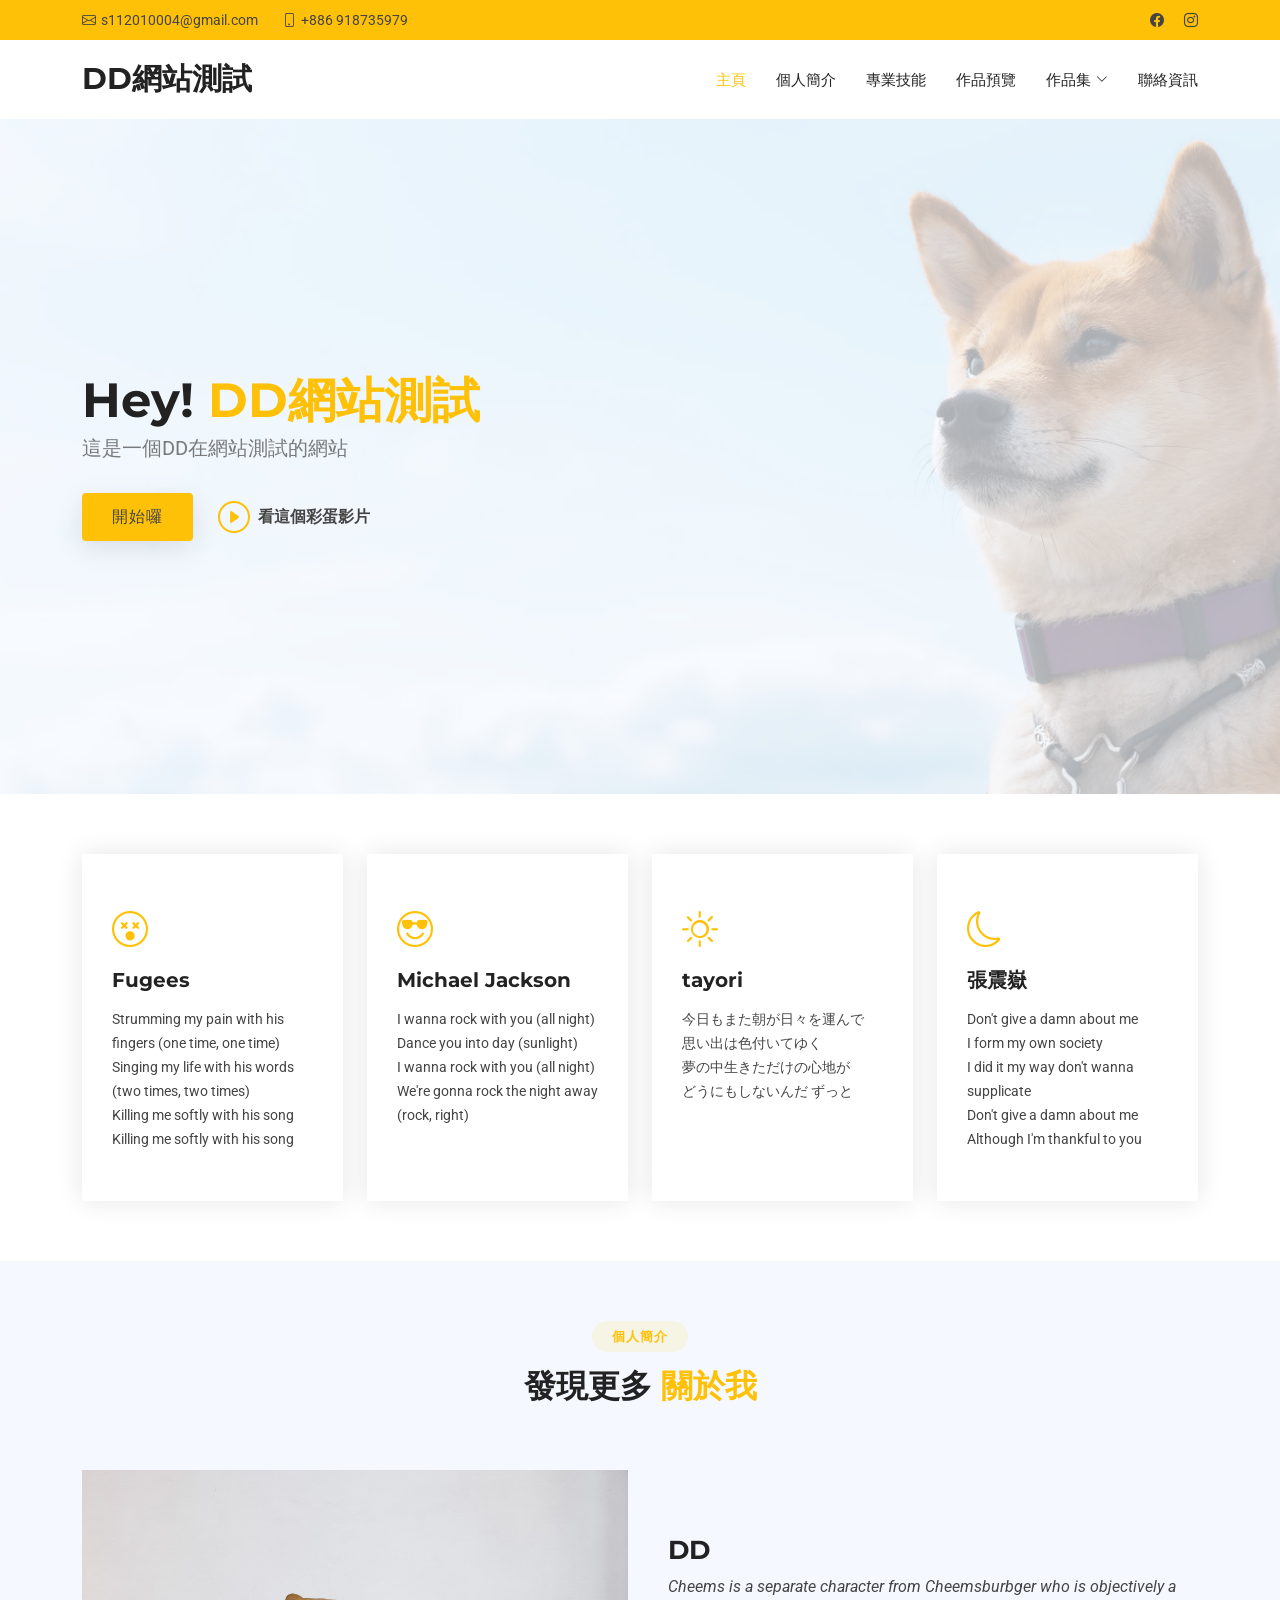
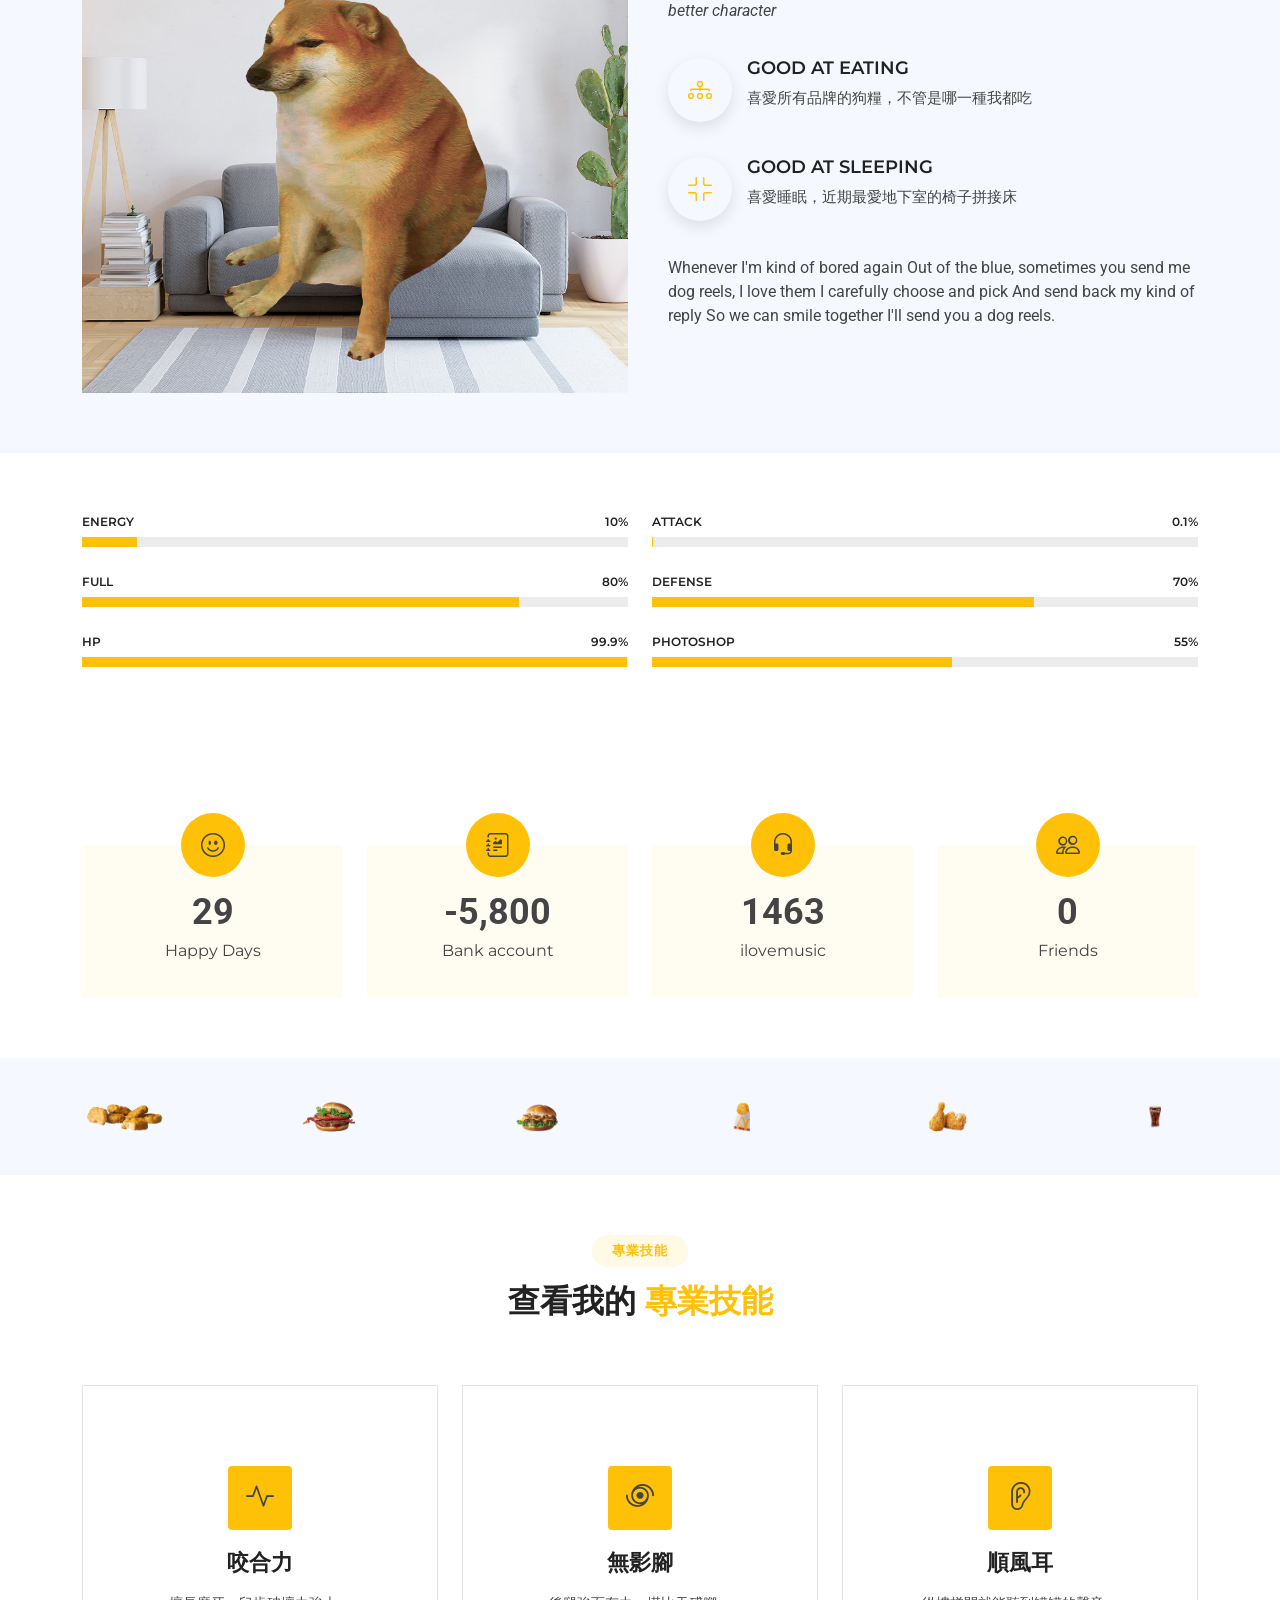
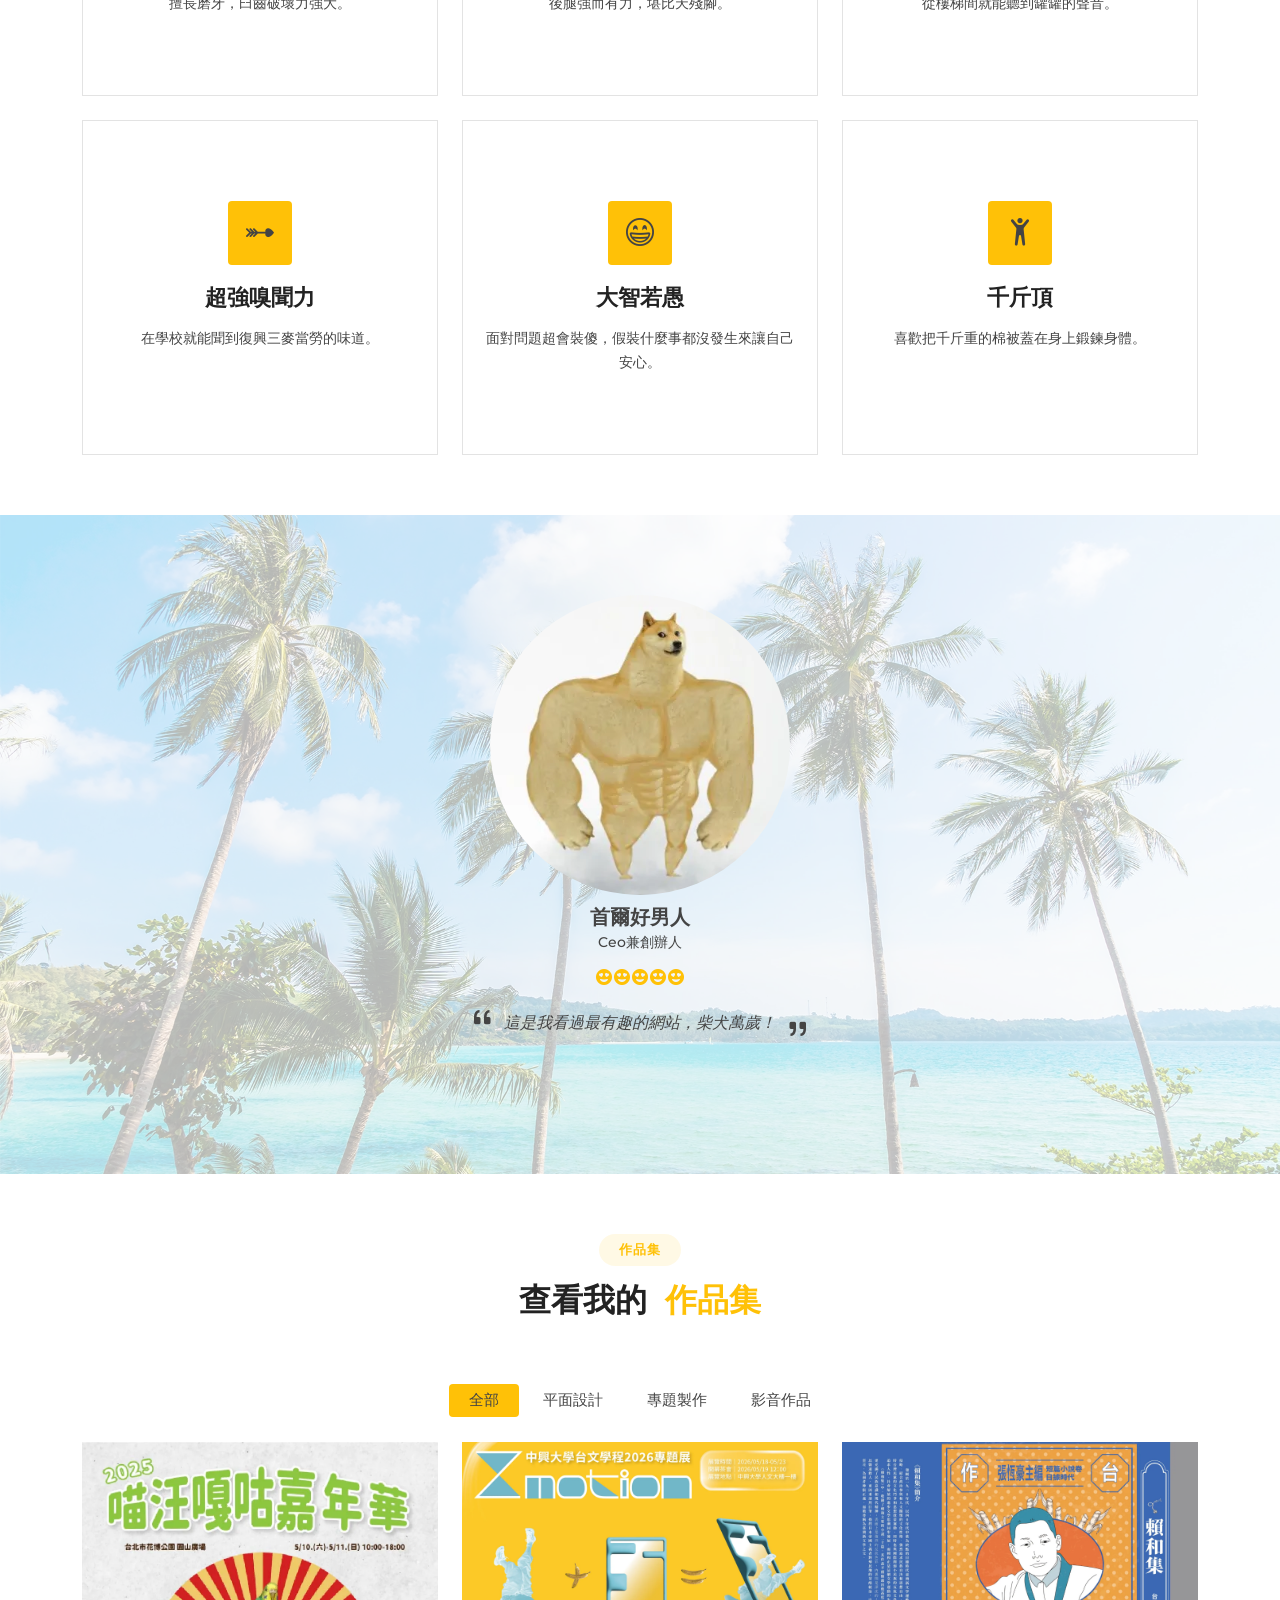
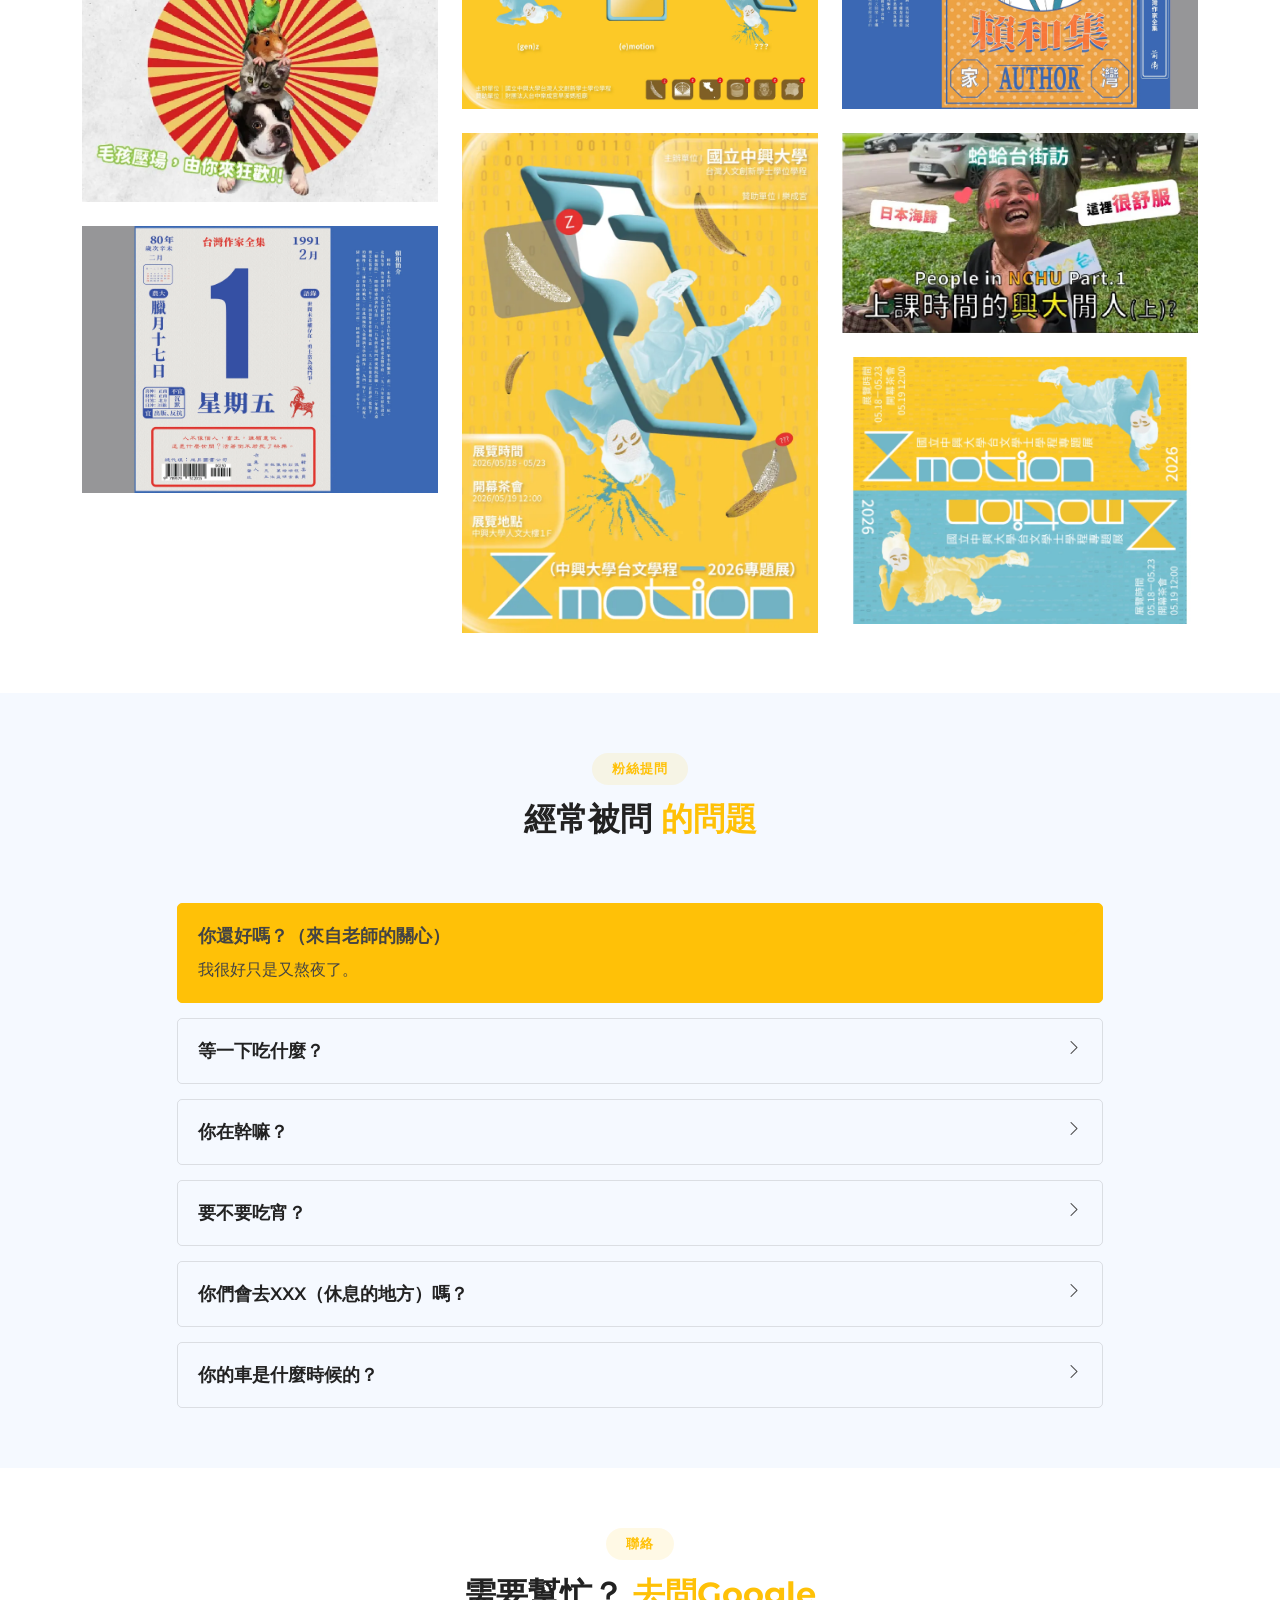
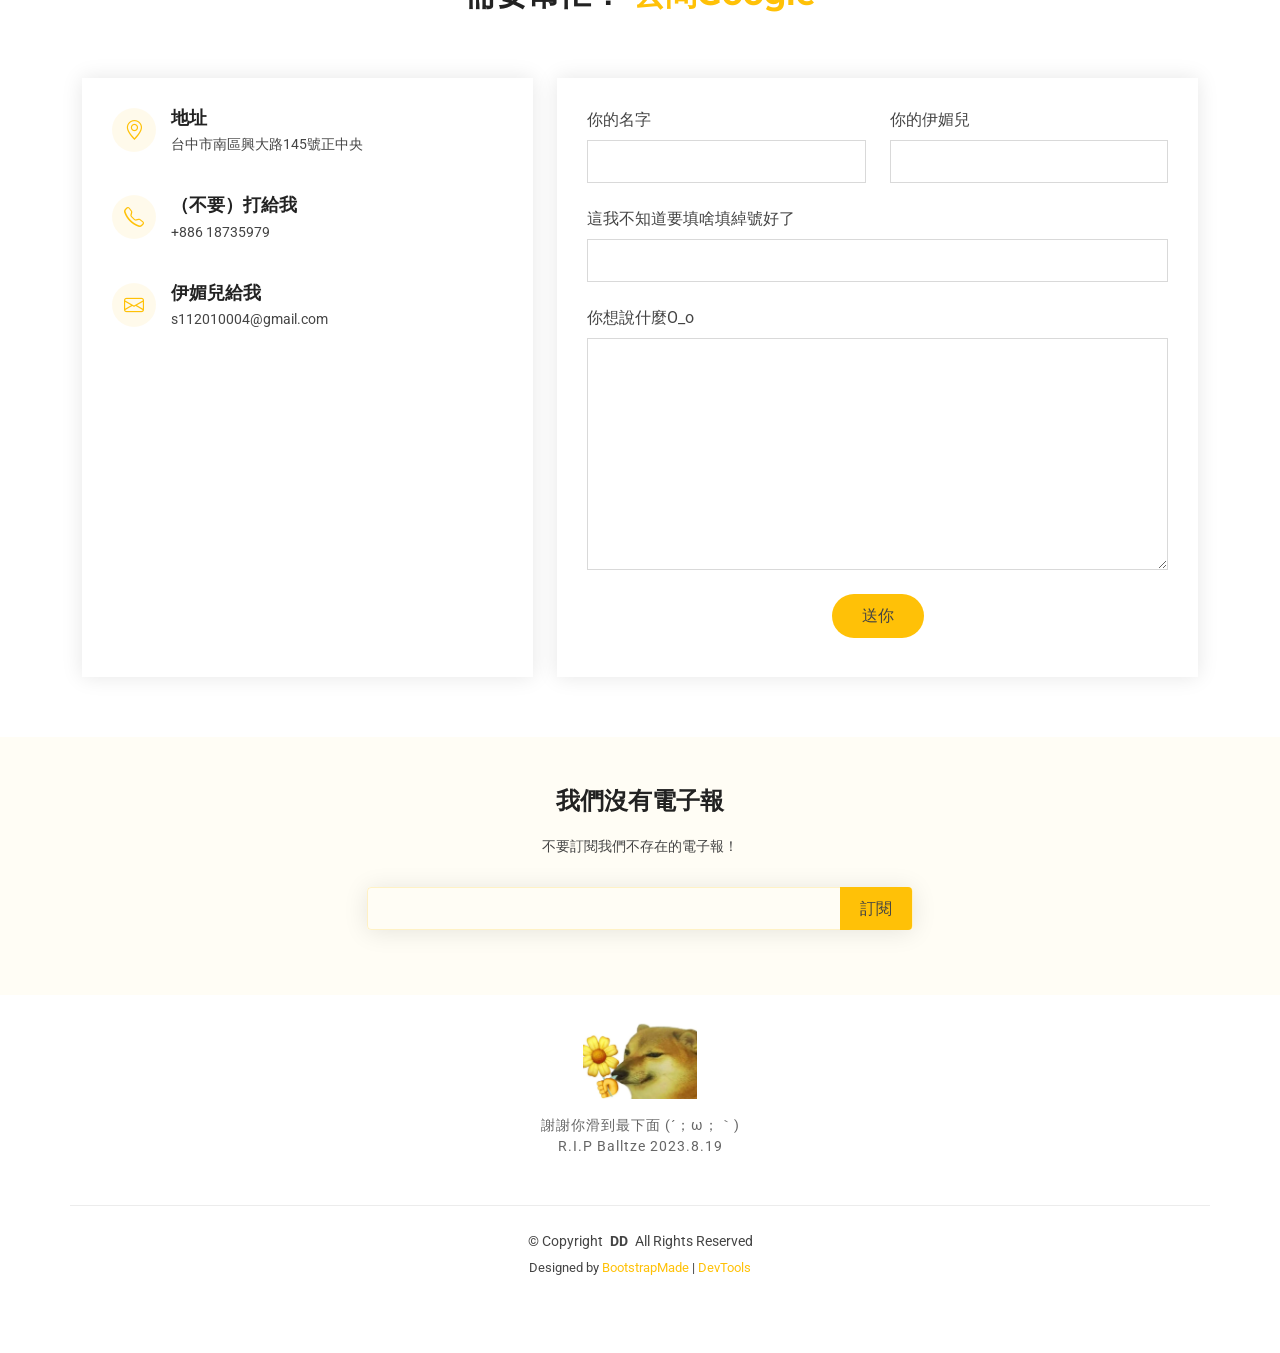
<file: index.html>
<!DOCTYPE html>
<html lang="zh-Hant" translate="no">

<head>
  <meta charset="utf-8">
  <meta content="width=device-width, initial-scale=1.0" name="viewport">
  <title>DD - website test website </title>
  <meta name="description" content="這是一段測試文字">
  <meta name="keywords" content="">

  <!-- Favicons -->
  <link href="assets/img/favicon.png" rel="icon">
  <link href="assets/img/apple-touch-icon.png" rel="apple-touch-icon">

  <!-- Fonts -->
  <link href="https://fonts.googleapis.com" rel="preconnect">
  <link href="https://fonts.gstatic.com" rel="preconnect" crossorigin>
  <link href="https://fonts.googleapis.com/css2?family=Roboto:ital,wght@0,100;0,300;0,400;0,500;0,700;0,900;1,100;1,300;1,400;1,500;1,700;1,900&family=Open+Sans:ital,wght@0,300;0,400;0,500;0,600;0,700;0,800;1,300;1,400;1,500;1,600;1,700;1,800&family=Montserrat:ital,wght@0,100;0,200;0,300;0,400;0,500;0,600;0,700;0,800;0,900;1,100;1,200;1,300;1,400;1,500;1,600;1,700;1,800;1,900&display=swap" rel="stylesheet">

  <!-- Vendor CSS Files -->
  <link href="assets/vendor/bootstrap/css/bootstrap.min.css" rel="stylesheet">
  <link href="assets/vendor/bootstrap-icons/bootstrap-icons.css" rel="stylesheet">
  <link href="assets/vendor/aos/aos.css" rel="stylesheet">
  <link href="assets/vendor/glightbox/css/glightbox.min.css" rel="stylesheet">
  <link href="assets/vendor/swiper/swiper-bundle.min.css" rel="stylesheet">

  <!-- Main CSS File -->
  <link href="assets/css/main.css" rel="stylesheet">

  <!-- =======================================================
  * Template Name: BizLand
  * Template URL: https://bootstrapmade.com/bizland-bootstrap-business-template/
  * Updated: Dec 05 2024 with Bootstrap v5.3.3
  * Author: BootstrapMade.com
  * License: https://bootstrapmade.com/license/
  ======================================================== -->
</head>

<body class="index-page">

  <header id="header" class="header sticky-top">

    <div class="topbar d-flex align-items-center">
      <div class="container d-flex justify-content-center justify-content-md-between">
        <div class="contact-info d-flex align-items-center">
          <i class="bi bi-envelope d-flex align-items-center"><a href="mailto:contact@example.com">s112010004@gmail.com</a></i>
          <i class="bi bi-phone d-flex align-items-center ms-4"><span>+886 918735979</span></i>
        </div>
        <div class="social-links d-none d-md-flex align-items-center">
          <a href="https://www.facebook.com/?locale=zh_TW" class="facebook" target="_blank"><i class="bi bi-facebook"></i></a>
          <a href="https://www.instagram.com/" class="instagram" target="_blank"><i class="bi bi-instagram"></i></a>
        </div>
      </div>
    </div><!-- End Top Bar -->

    <div class="branding d-flex align-items-cente">

      <div class="container position-relative d-flex align-items-center justify-content-between">
        <a href="index.html" class="logo d-flex align-items-center">
          <!-- Uncomment the line below if you also wish to use an image logo -->
          <!-- <img src="assets/img/logo.png" alt=""> -->
          <h1 class="sitename">DD網站測試</h1>
        </a>

        <nav id="navmenu" class="navmenu">
          <ul>
            <li><a href="#hero" class="active">主頁</a></li>
            <li><a href="#about">個人簡介</a></li>
            <li><a href="#services">專業技能</a></li>
          <li><a href="#portfolio">作品預覽</a></li>
            <!--<li><a href="#team">team</a></li>-->
            <li class="dropdown"><a href="portfolio-details.html"><span>作品集</span> <i class="bi bi-chevron-down toggle-dropdown"></i></a>
              <ul>
                <li><a href="graphic-design.html">平面設計</a></li>
                <!--<li class="dropdown"><a href="#"><span>Deep Dropdown</span> <i class="bi bi-chevron-down toggle-dropdown"></i></a>
                  <ul>
                    <li><a href="#">Deep Dropdown 1</a></li>
                    <li><a href="#">Deep Dropdown 2</a></li>
                    <li><a href="#">Deep Dropdown 3</a></li>
                    <li><a href="#">Deep Dropdown 4</a></li>
                    <li><a href="#">Deep Dropdown 5</a></li>
                  </ul>
                </li>-->
                <li><a href="project.html">專題製作</a></li>
                <li><a href="media-create.html">影音作品</a></li>
              </ul>
            </li>
            <li><a href="#contact">聯絡資訊</a></li>
          </ul>
          <i class="mobile-nav-toggle d-xl-none bi bi-list"></i>
        </nav>

      </div>

    </div>

  </header>

  <main class="main">

    <!-- Hero Section -->
    <section id="hero" class="hero section light-background">

      <div class="container">
        <div class="row gy-4">
          <div class="col-lg-6 order-2 order-lg-1 d-flex flex-column justify-content-center" data-aos="zoom-out">
            <h1>Hey! <span>DD網站測試</span></h1>
            <p>這是一個DD在網站測試的網站</p>
            <div class="d-flex">
              <a href="#about" class="btn-get-started">開始囉</a>
              <a href="https://youtu.be/8ouXWlwIHGM?si=9hEOmRI3ai26e0qp" target="_blank" class="btn-watch-video d-flex align-items-center"><i class="bi bi-play-circle"></i><span>看這個彩蛋影片</span></a>
            </div>
          </div>
        </div>
      </div>

    </section><!-- /Hero Section -->

    <!-- Featured Services Section -->
    <section id="featured-services" class="featured-services section">

      <div class="container">

        <div class="row gy-4">

          <div class="col-xl-3 col-md-6 " data-aos="fade-up" data-aos-delay="100">
            <div class="service-item position-relative">
              <div class="icon"><i class="bi bi-emoji-dizzy"></i></div>
              <h4><a href="https://youtu.be/oKOtzIo-uYw?si=4-IuTXiEEv7eX-kK" class="stretched-link" target="_blank">Fugees </a></h4>
              <p>Strumming my pain with his fingers (one time, one time) <br>
                  Singing my life with his words <br>
                  (two times, two times) <br>
                  Killing me softly with his song <br>
                  Killing me softly with his song</p>
            </div>
          </div><!-- End Service Item -->

          <div class="col-xl-3 col-md-6 " data-aos="fade-up" data-aos-delay="200">
            <div class="service-item position-relative">
              <div class="icon"><i class="bi bi-emoji-sunglasses"></i></div>
              <h4><a href="https://youtu.be/5X-Mrc2l1d0?si=aIKstsOJ8FU9nElC" class="stretched-link" target="_blank">Michael Jackson</a></h4>
              <p>I wanna rock with you (all night)<br>
                  Dance you into day (sunlight)<br>
                  I wanna rock with you (all night)<br>
                  We're gonna rock the night away <br>
                  (rock, right)</p>
            </div>
          </div><!-- End Service Item -->

          <div class="col-xl-3 col-md-6 " data-aos="fade-up" data-aos-delay="300">
            <div class="service-item position-relative">
              <div class="icon"><i class="bi bi-brightness-high"></i></div>
              <h4><a href="https://youtu.be/xZsHYyF9UZI?si=7oU98PrTngUIrcJQ" class="stretched-link" target="_blank">tayori</a></h4>
              <p>今日もまた朝が日々を運んで<br>
                  思い出は色付いてゆく<br>
                  夢の中生きただけの心地が<br>
                  どうにもしないんだ ずっと</p>
            </div>
          </div><!-- End Service Item -->

          <div class="col-xl-3 col-md-6 " data-aos="fade-up" data-aos-delay="400">
            <div class="service-item position-relative">
              <div class="icon"><i class="bi bi-moon"></i></div>
              <h4><a href="https://youtu.be/u4SYPdKRA88?si=XlNx15p70_Y7eKkG" class="stretched-link" target="_blank">張震嶽</a></h4>
              <p>Don't give a damn about me<br>
                  I form my own society<br>
                  I did it my way don't wanna supplicate<br>
                  Don't give a damn about me<br>
                  Although I'm thankful to you</p>
            </div>
          </div><!-- End Service Item -->

        </div>

      </div>

    </section><!-- /Featured Services Section -->

    <!-- About Section -->
    <section id="about" class="about section light-background">

      <!-- Section Title -->
      <div class="container section-title" data-aos="fade-up">
        <h2>個人簡介</h2>
        <p><span>發現更多</span> <span class="description-title">關於我</span></p>
      </div><!-- End Section Title -->

      <div class="container">

        <div class="row gy-3">

          <div class="col-lg-6" data-aos="fade-up" data-aos-delay="100">
            <img src="assets/img/about.jpg" alt="" class="img-fluid">
          </div>

          <div class="col-lg-6 d-flex flex-column justify-content-center" data-aos="fade-up" data-aos-delay="200">
            <div class="about-content ps-0 ps-lg-3">
              <h3>DD</h3>
              <p class="fst-italic">
                Cheems is a separate character from Cheemsburbger
                who is objectively a better character
              </p>
              <ul>
                <li>
                  <i class="bi bi-diagram-3"></i>
                  <div>
                    <h4>GOOD AT EATING</h4>
                    <p>喜愛所有品牌的狗糧，不管是哪一種我都吃</p>
                  </div>
                </li>
                <li>
                  <i class="bi bi-fullscreen-exit"></i>
                  <div>
                    <h4>GOOD AT SLEEPING</h4>
                    <p>喜愛睡眠，近期最愛地下室的椅子拼接床</p>
                  </div>
                </li>
              </ul>
              <p>
                Whenever I'm kind of bored again Out of the blue, sometimes you send me dog reels, I love them I carefully choose and pick
And send back my kind of reply So we can smile together I'll send you a dog reels.
              </p>
            </div>

          </div>
        </div>

      </div>

    </section><!-- /About Section -->

    <!-- Skills Section -->
    <section id="skills" class="skills section">

      <div class="container" data-aos="fade-up" data-aos-delay="100">

        <div class="row skills-content skills-animation">

          <div class="col-lg-6">

            <div class="progress">
              <span class="skill"><span>energy</span> <i class="val">10%</i></span>
              <div class="progress-bar-wrap">
                <div class="progress-bar" role="progressbar" aria-valuenow="10" aria-valuemin="0" aria-valuemax="100"></div>
              </div>
            </div><!-- End Skills Item -->

            <div class="progress">
              <span class="skill"><span>full</span> <i class="val">80%</i></span>
              <div class="progress-bar-wrap">
                <div class="progress-bar" role="progressbar" aria-valuenow="80" aria-valuemin="0" aria-valuemax="100"></div>
              </div>
            </div><!-- End Skills Item -->

            <div class="progress">
              <span class="skill"><span>hp</span> <i class="val">99.9%</i></span>
              <div class="progress-bar-wrap">
                <div class="progress-bar" role="progressbar" aria-valuenow="99.9" aria-valuemin="0" aria-valuemax="100"></div>
              </div>
            </div><!-- End Skills Item -->

          </div>

          <div class="col-lg-6">

            <div class="progress">
              <span class="skill"><span>attack</span> <i class="val">0.1%</i></span>
              <div class="progress-bar-wrap">
                <div class="progress-bar" role="progressbar" aria-valuenow="0.1" aria-valuemin="0" aria-valuemax="100"></div>
              </div>
            </div><!-- End Skills Item -->

            <div class="progress">
              <span class="skill"><span>defense</span> <i class="val">70%</i></span>
              <div class="progress-bar-wrap">
                <div class="progress-bar" role="progressbar" aria-valuenow="70" aria-valuemin="0" aria-valuemax="100"></div>
              </div>
            </div><!-- End Skills Item -->

            <div class="progress">
              <span class="skill"><span>Photoshop</span> <i class="val">55%</i></span>
              <div class="progress-bar-wrap">
                <div class="progress-bar" role="progressbar" aria-valuenow="55" aria-valuemin="0" aria-valuemax="100"></div>
              </div>
            </div><!-- End Skills Item -->

          </div>

        </div>

      </div>

    </section><!-- /Skills Section -->

    <!-- Stats Section -->
    <section id="stats" class="stats section">

      <div class="container" data-aos="fade-up" data-aos-delay="100">

        <div class="row gy-4">

          <div class="col-lg-3 col-md-6 d-flex flex-column align-items-center">
            <i class="bi bi-emoji-smile"></i>
            <div class="stats-item">
              <span data-purecounter-start="0" data-purecounter-end="29" data-purecounter-duration="1" class="purecounter"></span>
              <p>Happy Days</p>
            </div>
          </div><!-- End Stats Item -->

          <div class="col-lg-3 col-md-6 d-flex flex-column align-items-center">
            <i class="bi bi-journal-richtext"></i>
            <div class="stats-item">
              <span data-purecounter-start="0" data-purecounter-end="-5800" data-purecounter-duration="1" class="purecounter"></span>
              <p>Bank account</p>
            </div>
          </div><!-- End Stats Item -->

          <div class="col-lg-3 col-md-6 d-flex flex-column align-items-center">
            <i class="bi bi-headset"></i>
            <div class="stats-item">
              <span data-purecounter-start="0" data-purecounter-end="1463" data-purecounter-duration="1" class="purecounter"></span>
              <p>ilovemusic</p>
            </div>
          </div><!-- End Stats Item -->

          <div class="col-lg-3 col-md-6 d-flex flex-column align-items-center">
            <i class="bi bi-people"></i>
            <div class="stats-item">
              <span data-purecounter-start="0" data-purecounter-end="0" data-purecounter-duration="1" class="purecounter"></span>
              <p>Friends</p>
            </div>
          </div><!-- End Stats Item -->

        </div>

      </div>

    </section><!-- /Stats Section -->

    <!-- Clients Section -->
    <section id="clients" class="clients section light-background">

      <div class="container">

        <div class="swiper init-swiper">
          <script type="application/json" class="swiper-config">
            {
              "loop": true,
              "speed": 600,
              "autoplay": {
                "delay": 5000
              },
              "slidesPerView": "auto",
              "pagination": {
                "el": ".swiper-pagination",
                "type": "bullets",
                "clickable": true
              },
              "breakpoints": {
                "320": {
                  "slidesPerView": 2,
                  "spaceBetween": 40
                },
                "480": {
                  "slidesPerView": 3,
                  "spaceBetween": 60
                },
                "640": {
                  "slidesPerView": 4,
                  "spaceBetween": 80
                },
                "992": {
                  "slidesPerView": 6,
                  "spaceBetween": 120
                }
              }
            }
          </script>
          <div class="swiper-wrapper align-items-center">
            <div class="swiper-slide"><img src="assets/img/clients/client-1.png" class="img-fluid" alt=""></div>
            <div class="swiper-slide"><img src="assets/img/clients/client-2.png" class="img-fluid" alt=""></div>
            <div class="swiper-slide"><img src="assets/img/clients/client-3.png" class="img-fluid" alt=""></div>
            <div class="swiper-slide"><img src="assets/img/clients/client-4.png" class="img-fluid" alt=""></div>
            <div class="swiper-slide"><img src="assets/img/clients/client-5.png" class="img-fluid" alt=""></div>
            <div class="swiper-slide"><img src="assets/img/clients/client-6.png" class="img-fluid" alt=""></div>
            <div class="swiper-slide"><img src="assets/img/clients/client-7.png" class="img-fluid" alt=""></div>
            <div class="swiper-slide"><img src="assets/img/clients/client-8.png" class="img-fluid" alt=""></div>
          </div>
        </div>

      </div>

    </section><!-- /Clients Section -->

    <!-- Services Section -->
    <section id="services" class="services section">

      <!-- Section Title -->
      <div class="container section-title" data-aos="fade-up">
        <h2>專業技能</h2>
        <p><span>查看我的</span> <span class="description-title">專業技能</span></p>
      </div><!-- End Section Title -->

      <div class="container">

        <div class="row gy-4">

          <div class="col-lg-4 col-md-6" data-aos="fade-up" data-aos-delay="100">
            <div class="service-item position-relative">
              <div class="icon">
                <i class="bi bi-activity"></i>
              </div>
              <!--<a href="#" class="stretched-link">-->
                <h3>咬合力</h3>
              </a>
              <p>擅長磨牙，臼齒破壞力強大。</p>
            </div>
          </div><!-- End Service Item -->

          <div class="col-lg-4 col-md-6" data-aos="fade-up" data-aos-delay="200">
            <div class="service-item position-relative">
              <div class="icon">
                <i class="bi bi-tropical-storm"></i>
              </div>
              <!--<a href="#" class="stretched-link">-->
                <h3>無影腳</h3>
              </a>
              <p>後腿強而有力，堪比天殘腳。</p>
            </div>
          </div><!-- End Service Item -->

          <div class="col-lg-4 col-md-6" data-aos="fade-up" data-aos-delay="300">
            <div class="service-item position-relative">
              <div class="icon">
               <i class="bi bi-ear"></i>
              </div>
              <!--<a href="#" class="stretched-link">-->
                <h3>順風耳</h3>
              </a>
              <p>從樓梯間就能聽到罐罐的聲音。</p>
            </div>
          </div><!-- End Service Item -->

          <div class="col-lg-4 col-md-6" data-aos="fade-up" data-aos-delay="400">
            <div class="service-item position-relative">
              <div class="icon">
                <i class="bi bi-heart-arrow"></i>
              </div>
              <!--<a href="#" class="stretched-link">-->
                <h3>超強嗅聞力</h3>
              </a>
              <p>在學校就能聞到復興三麥當勞的味道。</p>
              <!--<a href="#" class="stretched-link">-->
            </div>
          </div><!-- End Service Item -->

          <div class="col-lg-4 col-md-6" data-aos="fade-up" data-aos-delay="500">
            <div class="service-item position-relative">
              <div class="icon">
                <i class="bi bi-emoji-grin"></i>
              </div>
              <!--<a href="#" class="stretched-link">-->
                <h3>大智若愚</h3>
              </a>
              <p>面對問題超會裝傻，假裝什麼事都沒發生來讓自己安心。</p>
              <!--<a href="#" class="stretched-link">-->
            </div>
          </div><!-- End Service Item -->

          <div class="col-lg-4 col-md-6" data-aos="fade-up" data-aos-delay="600">
            <div class="service-item position-relative">
              <div class="icon">
                <i class="bi bi-person-arms-up"></i>
              </div>
              <!--<a href="#" class="stretched-link">-->
                <h3>千斤頂</h3>
              </a>
              <p>喜歡把千斤重的棉被蓋在身上鍛鍊身體。</p>
              <!--<a href="#" class="stretched-link">-->
            </div>
          </div><!-- End Service Item -->

        </div>

      </div>

    </section><!-- /Services Section -->

    <!-- Testimonials Section -->
    <section id="testimonials" class="testimonials section dark-background">

      <img src="assets/img/testimonials-bg.webp" class="testimonials-bg" alt="">

      <div class="container" data-aos="fade-up" data-aos-delay="100">

        <div class="swiper init-swiper">
          <script type="application/json" class="swiper-config">
            {
              "loop": true,
              "speed": 600,
              "autoplay": {
                "delay": 5000
              },
              "slidesPerView": "auto",
              "pagination": {
                "el": ".swiper-pagination",
                "type": "bullets",
                "clickable": true
              }
            }
          </script>
          <div class="swiper-wrapper">

            <div class="swiper-slide">
              <div class="testimonial-item">
                <img src="assets/img/testimonials/testimonials-1.webp" class="testimonial-img" alt="">
                <h3>首爾好男人</h3>
                <h4>Ceo兼創辦人</h4>
                <div class="stars">
                  <i class="bi bi-emoji-heart-eyes-fill"></i><i class="bi bi-emoji-heart-eyes-fill"></i><i class="bi bi-emoji-heart-eyes-fill"></i><i class="bi bi-emoji-heart-eyes-fill"></i><i class="bi bi-emoji-heart-eyes-fill"></i>
                </div>
                <p>
                  <i class="bi bi-quote quote-icon-left"></i>
                  <span>這是我看過最有趣的網站，柴犬萬歲！</span>
                  <i class="bi bi-quote quote-icon-right"></i>
                </p>
              </div>
            </div><!-- End testimonial item -->

            <div class="swiper-slide">
              <div class="testimonial-item">
                <img src="assets/img/testimonials/testimonials-2.webp" class="testimonial-img" alt="">
                <h3>莎拉威爾森</h3>
                <h4>設計師</h4>
                <div class="stars">
                  <i class="bi bi-star-fill"></i><i class="bi bi-star-fill"></i><i class="bi bi-star-fill"></i><i class="bi bi-star-fill"></i><i class="bi bi-star-fill"></i>
                </div>
                <p>
                  <i class="bi bi-quote quote-icon-left"></i>
                  <span>這個網站充滿著獨樹一格的個人特色，這裡給到ㄅ級分</span>
                  <i class="bi bi-quote quote-icon-right"></i>
                </p>
              </div>
            </div><!-- End testimonial item -->

            <div class="swiper-slide">
              <div class="testimonial-item">
                <img src="assets/img/testimonials/testimonials-3.webp" class="testimonial-img" alt="">
                <h3>珍娜卡里斯</h3>
                <h4>店長</h4>
                <div class="stars">
                  <i class="bi bi-star-fill"></i><i class="bi bi-star-fill"></i><i class="bi bi-star-fill"></i><i class="bi bi-star-fill"></i><i class="bi bi-star-fill"></i>
                </div>
                <p>
                  <i class="bi bi-quote quote-icon-left"></i>
                  <span>根本就不認識這隻柴犬，但推薦歌曲品味很好。</span>
                  <i class="bi bi-quote quote-icon-right"></i>
                </p>
              </div>
            </div><!-- End testimonial item -->

            <div class="swiper-slide">
              <div class="testimonial-item">
                <img src="assets/img/testimonials/testimonials-4.webp" class="testimonial-img" alt="">
                <h3>麥特布蘭登</h3>
                <h4>自由工作者</h4>
                <div class="stars">
                  <i class="bi bi-star-fill"></i><i class="bi bi-star-fill"></i><i class="bi bi-star-fill"></i><i class="bi bi-star-fill"></i><i class="bi bi-star-fill"></i>
                </div>
                <p>
                  <i class="bi bi-quote quote-icon-left"></i>
                  <span>愛這種放鬆的感覺，血條滿點、攻擊力幾乎沒有，簡直就是我！</span>
                  <i class="bi bi-quote quote-icon-right"></i>
                </p>
              </div>
            </div><!-- End testimonial item -->

            <div class="swiper-slide">
              <div class="testimonial-item">
                <img src="assets/img/testimonials/testimonials-5.webp" class="testimonial-img" alt="">
                <h3>醬拉森</h3>
                <h4>企業家</h4>
                <div class="stars">
                  <i class="bi bi-star-fill"></i><i class="bi bi-star-fill"></i><i class="bi bi-star-fill"></i><i class="bi bi-star-fill"></i><i class="bi bi-star-fill"></i>
                </div>
                <p>
                  <i class="bi bi-quote quote-icon-left"></i>
                  <span>我對這隻柴犬很有興趣，將隨時贊助他狗糧及麥當勞套餐。</span>
                  <i class="bi bi-quote quote-icon-right"></i>
                </p>
              </div>
            </div><!-- End testimonial item -->

          </div>
          <div class="swiper-pagination"></div>
        </div>

      </div>

    </section><!-- /Testimonials Section -->

    <!-- Portfolio Section -->
    <section id="portfolio" class="portfolio section">

      <!-- Section Title -->
      <div class="container section-title" data-aos="fade-up">
        <h2>作品集</h2>
        <p><span>查看我的&nbsp;</span> <span class="description-title">作品集</span></p>
      </div><!-- End Section Title -->

      <div class="container">

        <div class="isotope-layout" data-default-filter="*" data-layout="masonry" data-sort="original-order">

          <ul class="portfolio-filters isotope-filters" data-aos="fade-up" data-aos-delay="100">
            <li data-filter="*" class="filter-active">全部</li>
            <li data-filter=".filter-app">平面設計</li>
            <li data-filter=".filter-product">專題製作</li>
            <li data-filter=".filter-branding">影音作品</li>
          </ul><!-- End Portfolio Filters -->

          <div class="row gy-4 isotope-container" data-aos="fade-up" data-aos-delay="200">

            <div class="col-lg-4 col-md-6 portfolio-item isotope-item filter-app">
              <img src="assets/img/masonry-portfolio/masonry-portfolio-1.webp" class="img-fluid" alt="">
              <div class="portfolio-info">
                <h4>電商廣告圖</h4>
                <p>喵汪嘎咕！</p>
                <a href="assets/img/masonry-portfolio/masonry-portfolio-1.webp" title="電商廣告圖" data-gallery="portfolio-gallery-app" class="glightbox preview-link"><i class="bi bi-zoom-in"></i></a>
                <a href="graphic-design.html" title="More Details" class="details-link"><i class="bi bi-link-45deg"></i></a>
              </div>
            </div><!-- End Portfolio Item -->

            <div class="col-lg-4 col-md-6 portfolio-item isotope-item filter-product">
              <img src="assets/img/masonry-portfolio/masonry-portfolio-2.webp" class="img-fluid" alt="">
              <div class="portfolio-info">
                <h4>主視覺</h4>
                <p>GenZ+(e)motion=Zmotion</p>
                <a href="assets/img/masonry-portfolio/masonry-portfolio-2.webp" title="主視覺" data-gallery="portfolio-gallery-product" class="glightbox preview-link"><i class="bi bi-zoom-in"></i></a>
                <a href="project.html" title="More Details" class="details-link"><i class="bi bi-link-45deg"></i></a>
              </div>
            </div><!-- End Portfolio Item -->

            <div class="col-lg-4 col-md-6 portfolio-item isotope-item filter-app">
              <img src="assets/img/masonry-portfolio/masonry-portfolio-4.webp" class="img-fluid" alt="">
              <div class="portfolio-info">
                <h4>書封</h4>
                <p>「我超愛賴和」</p>
                <a href="assets/img/masonry-portfolio/masonry-portfolio-4.webp" title="書封" data-gallery="portfolio-gallery-app" class="glightbox preview-link"><i class="bi bi-zoom-in"></i></a>
                <a href="graphic-design.html" title="More Details" class="details-link"><i class="bi bi-link-45deg"></i></a>
              </div>
            </div><!-- End Portfolio Item -->

            <div class="col-lg-4 col-md-6 portfolio-item isotope-item filter-product">
              <img src="assets/img/masonry-portfolio/masonry-portfolio-5.webp" class="img-fluid" alt="">
              <div class="portfolio-info">
                <h4>海報</h4>
                <p>GenZ+(e)motion=Zmotion</p>
                <a href="assets/img/masonry-portfolio/masonry-portfolio-5.webp" title="海報" data-gallery="portfolio-gallery-product" class="glightbox preview-link"><i class="bi bi-zoom-in"></i></a>
                <a href="project.html" title="More Details" class="details-link"><i class="bi bi-link-45deg"></i></a>
              </div>
            </div><!-- End Portfolio Item -->

            <div class="col-lg-4 col-md-6 portfolio-item isotope-item filter-branding">
              <img src="assets/img/masonry-portfolio/masonry-portfolio-6.webp" class="img-fluid" alt="">
              <div class="portfolio-info">
                <h4>蛤蛤台校園街訪</h4>
                <p>「呀打><」 </p>
                <a href="assets/img/masonry-portfolio/masonry-portfolio-6.webp" title="蛤蛤台校園街訪" data-gallery="portfolio-gallery-branding" class="glightbox preview-link"><i class="bi bi-zoom-in"></i></a>
                <a href="media-create.html" title="More Details" class="details-link"><i class="bi bi-link-45deg"></i></a>
              </div>
            </div><!-- End Portfolio Item -->

            <div class="col-lg-4 col-md-6 portfolio-item isotope-item filter-app">
              <img src="assets/img/masonry-portfolio/masonry-portfolio-7.webp" class="img-fluid" alt="">
              <div class="portfolio-info">
                <h4>書底</h4>
                <p>「我超愛賴和」</p>
                <a href="assets/img/masonry-portfolio/masonry-portfolio-7.webp" title="書底" data-gallery="portfolio-gallery-app" class="glightbox preview-link"><i class="bi bi-zoom-in"></i></a>
                <a href="graphic-design.html" title="More Details" class="details-link"><i class="bi bi-link-45deg"></i></a>
              </div>
            </div><!-- End Portfolio Item -->

            <div class="col-lg-4 col-md-6 portfolio-item isotope-item filter-product">
              <img src="assets/img/masonry-portfolio/masonry-portfolio-8.webp" class="img-fluid" alt="">
              <div class="portfolio-info">
                <h4>羅馬旗</h4>
                <p>GenZ+(e)motion=Zmotion</p>
                <a href="assets/img/masonry-portfolio/masonry-portfolio-8.webp" title="羅馬旗" data-gallery="portfolio-gallery-product" class="glightbox preview-link"><i class="bi bi-zoom-in"></i></a>
                <a href="project.html" title="More Details" class="details-link"><i class="bi bi-link-45deg"></i></a>
              </div>

            </div><!-- End Portfolio Item -->

            
            </div><!-- End Portfolio Item -->

          </div><!-- End Portfolio Container -->

        </div>

      </div>

    </section><!-- /Portfolio Section -->


    <!-- Faq Section -->
    <section id="faq" class="faq section light-background">

      <!-- Section Title -->
      <div class="container section-title" data-aos="fade-up">
        <h2>粉絲提問</h2>
        <p><span>經常被問</span> <span class="description-title">的問題</span></p>
      </div><!-- End Section Title -->

      <div class="container">

        <div class="row justify-content-center">

          <div class="col-lg-10" data-aos="fade-up" data-aos-delay="100">

            <div class="faq-container">

              <div class="faq-item faq-active">
                <h3>你還好嗎？（來自老師的關心）</h3>
                <div class="faq-content">
                  <p>我很好只是又熬夜了。</p>
                </div>
                <i class="faq-toggle bi bi-chevron-right"></i>
              </div><!-- End Faq item-->

              <div class="faq-item">
                <h3>等一下吃什麼？</h3>
                <div class="faq-content">
                  <p>麥當勞*100000000</p>
                </div>
                <i class="faq-toggle bi bi-chevron-right"></i>
              </div><!-- End Faq item-->

              <div class="faq-item">
                <h3>你在幹嘛？</h3>
                <div class="faq-content">
                  <p>發呆。</p>
                </div>
                <i class="faq-toggle bi bi-chevron-right"></i>
              </div><!-- End Faq item-->

              <div class="faq-item">
                <h3>要不要吃宵？</h3>
                <div class="faq-content">
                  <p>好^^</p>
                </div>
                <i class="faq-toggle bi bi-chevron-right"></i>
              </div><!-- End Faq item-->

              <div class="faq-item">
                <h3>你們會去XXX（休息的地方）嗎？</h3>
                <div class="faq-content">
                  <p>當然（躺</p>
                </div>
                <i class="faq-toggle bi bi-chevron-right"></i>
              </div><!-- End Faq item-->

              <div class="faq-item">
                <h3>你的車是什麼時候的？</h3>
                <div class="faq-content">
                  <p>七點的垃圾車==</p>
                </div>
                <i class="faq-toggle bi bi-chevron-right"></i>
              </div><!-- End Faq item-->

            </div>

          </div><!-- End Faq Column-->

        </div>

      </div>

    </section><!-- /Faq Section -->

    <!-- Contact Section -->
    <section id="contact" class="contact section">

      <!-- Section Title -->
      <div class="container section-title" data-aos="fade-up">
        <h2>聯絡</h2>
        <p><span>需要幫忙？</span> <span class="description-title">去問Google</span></p>
      </div><!-- End Section Title -->

      <div class="container" data-aos="fade-up" data-aos-delay="100">

        <div class="row gy-4">

          <div class="col-lg-5">

            <div class="info-wrap">
              <div class="info-item d-flex" data-aos="fade-up" data-aos-delay="200">
                <i class="bi bi-geo-alt flex-shrink-0"></i>
                <div>
                  <h3>地址</h3>
                  <p>台中市南區興大路145號正中央</p>
                </div>
              </div><!-- End Info Item -->

              <div class="info-item d-flex" data-aos="fade-up" data-aos-delay="300">
                <i class="bi bi-telephone flex-shrink-0"></i>
                <div>
                  <h3>（不要）打給我</h3>
                  <p>+886 18735979</p>
                </div>
              </div><!-- End Info Item -->

              <div class="info-item d-flex" data-aos="fade-up" data-aos-delay="400">
                <i class="bi bi-envelope flex-shrink-0"></i>
                <div>
                  <h3>伊媚兒給我</h3>
                  <p>s112010004@gmail.com</p>
                </div>
              </div><!-- End Info Item -->

              <iframe src="https://www.google.com/maps/embed?pb=!1m18!1m12!1m3!1d3641.448657264188!2d120.6717461751273!3d24.12087707841943!2m3!1f0!2f0!3f0!3m2!1i1024!2i768!4f13.1!3m3!1m2!1s0x34693cfd9eac3815%3A0x996aaee2f2521b0e!2sChung%20Hsing%20Lake!5e0!3m2!1sen!2sus!4v1780302609564!5m2!1sen!2sus" frameborder="0" style="border:0; width: 100%; height: 270px;" allowfullscreen="" loading="lazy" referrerpolicy="no-referrer-when-downgrade"></iframe>
            </div>
          </div>

          <div class="col-lg-7">
            <form id="google-contact-form"class="php-email-form" action="https://script.google.com/macros/s/AKfycbyGPvziam-UiDHF23YrpkER9HbMsgXt90a1qlfM8lJ5CKWDtIY8ubimBgxv4-QfVg7TpQ/exec" method="post" data-aos="fade-up" data-aos-delay="200">
              <div class="row gy-4">

                <div class="col-md-6">
                  <label for="name-field" class="pb-2">你的名字</label>
                  <input type="text" name="name" id="name-field" class="form-control" required=""oninvalid="this.setCustomValidity('沒填不要一直按')" oninput="this.setCustomValidity('')">
                </div>

                <div class="col-md-6">
                  <label for="email-field" class="pb-2">你的伊媚兒</label>
                  <input type="email" class="form-control" name="email" id="email-field" required=""oninvalid="this.setCustomValidity('還沒填完不要一直按')" oninput="this.setCustomValidity('')">
                </div>

                <div class="col-md-12">
                  <label for="subject-field" class="pb-2">這我不知道要填啥填綽號好了</label>
                  <input type="text" class="form-control" name="subject" id="subject-field" required=""oninvalid="this.setCustomValidity('這裡確實蠻難想的但不要空白好嗎')" oninput="this.setCustomValidity('')">
                </div>

                <div class="col-md-12">
                  <label for="message-field" class="pb-2">你想說什麼O_o</label>
                  <textarea class="form-control" name="message" rows="10" id="message-field" required=""oninvalid="this.setCustomValidity('寫一句話嘛拜託')" oninput="this.setCustomValidity('')"></textarea>
                </div>

                <div class="col-md-12 text-center">
                  <div class="loading">你等一下</div>
                  <div class="error-message"></div>
                  <div class="sent-message">有了我收到了！</div>

                  <button type="submit">送你</button>
                </div>

              </div>
            </form>
          </div><!-- End Contact Form -->

        </div>

      </div>

    </section><!-- /Contact Section -->

  </main>

  <footer id="footer" class="footer">

    <div class="footer-newsletter">
      <div class="container">
        <div class="row justify-content-center text-center">
          <div class="col-lg-6">
            <h4>我們沒有電子報</h4>
            <p>不要訂閱我們不存在的電子報！</p>
            <form action="forms/newsletter.php" method="post" class="php-email-form">
              <div class="newsletter-form"><input type="email" name="email"><input type="submit" value="訂閱"<input type="submit" value="訂閱" onclick="alert('就說了不要訂閱'); return false;"></div>
            
            </form>
          </div>
        </div>
      </div>
    </div>

    <div class="container footer-top py-4 text-center">
    
    <div class="mb-3">
        <img src="assets\img\footer.webp" alt="Footer Logo" style="max-height: 80px; width: auto; display: inline-block;">
    </div>

    <p class="mb-0" style="color: #666; font-size: 14px; letter-spacing: 1px;">
        謝謝你滑到最下面 (´；ω；｀)<br>
        R.I.P Balltze 2023.8.19
    </p>

</div>
    </div>
</div>
</div>

    <div class="container copyright text-center mt-4">
      <p>© <span>Copyright</span> <strong class="px-1 sitename">DD</strong> <span>All Rights Reserved</span></p>
      <div class="credits">
        <!-- All the links in the footer should remain intact. -->
        <!-- You can delete the links only if you've purchased the pro version. -->
        <!-- Licensing information: https://bootstrapmade.com/license/ -->
        <!-- Purchase the pro version with working PHP/AJAX contact form: [buy-url] -->
        Designed by <a href="https://bootstrapmade.com/">BootstrapMade</a> | <a href="https://bootstrapmade.com/tools/">DevTools</a>
      </div>
    </div>

  </footer>

  <!-- Scroll Top -->
  <a href="#" id="scroll-top" class="scroll-top d-flex align-items-center justify-content-center"><i class="bi bi-arrow-up-short"></i></a>

  <!-- Preloader -->
  <div id="preloader">
    <div></div>
    <div></div>
    <div></div>
    <div></div>
  </div>

  <!-- Vendor JS Files -->
  <script src="assets/vendor/bootstrap/js/bootstrap.bundle.min.js"></script>
  <script src="assets/vendor/php-email-form/validate.js"></script>
  <script src="assets/vendor/aos/aos.js"></script>
  <script src="assets/vendor/glightbox/js/glightbox.min.js"></script>
  <script src="assets/vendor/waypoints/noframework.waypoints.js"></script>
  <script src="assets/vendor/purecounter/purecounter_vanilla.js"></script>
  <script src="assets/vendor/swiper/swiper-bundle.min.js"></script>
  <script src="assets/vendor/imagesloaded/imagesloaded.pkgd.min.js"></script>
  <script src="assets/vendor/isotope-layout/isotope.pkgd.min.js"></script>

  <!-- Main JS File -->
  <script src="assets/js/main.js"></script>
  
<script>
  document.getElementById('google-contact-form').addEventListener('submit', function(e) {
    e.preventDefault(); // 阻止網頁跳轉
    
    var form = this;
    var loading = form.querySelector('.loading');
    var errorMessage = form.querySelector('.error-message');
    var sentMessage = form.querySelector('.sent-message');
    
    // 顯示 Loading，隱藏其他提示
    loading.style.display = 'block';
    errorMessage.style.display = 'none';
    sentMessage.style.display = 'none';
    
    // 封裝表單資料
    var formData = new FormData(form);
    var searchParams = new URLSearchParams();
    for (var pair of formData) {
        searchParams.append(pair[0], pair[1]);
    }
    
    // 用 fetch 發送 POST 請求到 Google GAS
    fetch(form.action, {
        method: 'POST',
        body: searchParams,
        headers: {
            'Content-Type': 'application/x-www-form-urlencoded'
        }
    })
    .then(response => response.text())
    .then(data => {
        loading.style.display = 'none';
        if (data === 'success') {
            sentMessage.style.display = 'block'; // 顯示成功畫面
            form.reset(); // 清空表單
        } else {
            errorMessage.textContent = '傳送失敗，請稍後再試。錯誤原因：' + data;
            errorMessage.style.display = 'block';
        }
    })
    .catch(error => {
        loading.style.display = 'none';
        errorMessage.textContent = '連線錯誤：' + error;
        errorMessage.style.display = 'block';
    });
  });
</script>

</body>

</html>
</file>
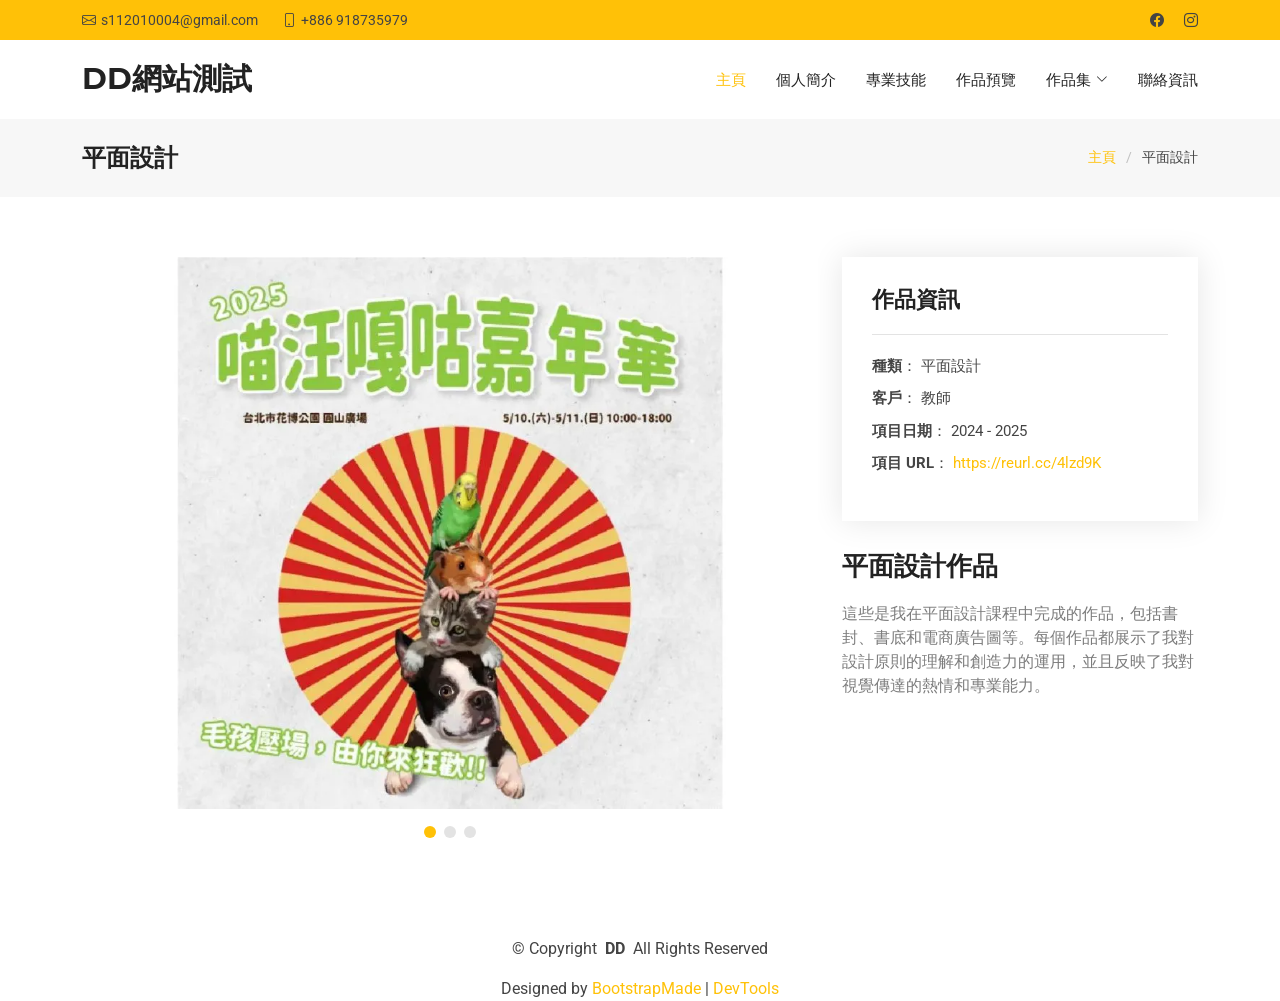
<file: graphic-design.html>
<!DOCTYPE html>
<html lang="zh-Hant">

<head>
  <meta charset="utf-8">
  <meta content="width=device-width, initial-scale=1.0" name="viewport">
  <title>平面設計</title>
  <meta name="description" content="">
  <meta name="keywords" content="">

  <!-- Favicons -->
  <link href="assets/img/favicon.png" rel="icon">
  <link href="assets/img/apple-touch-icon.png" rel="apple-touch-icon">

  <!-- Fonts -->
  <link href="https://fonts.googleapis.com" rel="preconnect">
  <link href="https://fonts.gstatic.com" rel="preconnect" crossorigin>
  <link href="https://fonts.googleapis.com/css2?family=Roboto:ital,wght@0,100;0,300;0,400;0,500;0,700;0,900;1,100;1,300;1,400;1,500;1,700;1,900&family=Open+Sans:ital,wght@0,300;0,400;0,500;0,600;0,700;0,800;1,300;1,400;1,500;1,600;1,700;1,800&family=Montserrat:ital,wght@0,100;0,200;0,300;0,400;0,500;0,600;0,700;0,800;0,900;1,100;1,200;1,300;1,400;1,500;1,600;1,700;1,800;1,900&display=swap" rel="stylesheet">

  <!-- Vendor CSS Files -->
  <link href="assets/vendor/bootstrap/css/bootstrap.min.css" rel="stylesheet">
  <link href="assets/vendor/bootstrap-icons/bootstrap-icons.css" rel="stylesheet">
  <link href="assets/vendor/aos/aos.css" rel="stylesheet">
  <link href="assets/vendor/glightbox/css/glightbox.min.css" rel="stylesheet">
  <link href="assets/vendor/swiper/swiper-bundle.min.css" rel="stylesheet">

  <!-- Main CSS File -->
  <link href="assets/css/main.css" rel="stylesheet">

  <!-- =======================================================
  * Template Name: BizLand
  * Template URL: https://bootstrapmade.com/bizland-bootstrap-business-template/
  * Updated: Dec 05 2024 with Bootstrap v5.3.3
  * Author: BootstrapMade.com
  * License: https://bootstrapmade.com/license/
  ======================================================== -->
</head>

<body class="index-page">

  <header id="header" class="header sticky-top">

    <div class="topbar d-flex align-items-center">
      <div class="container d-flex justify-content-center justify-content-md-between">
        <div class="contact-info d-flex align-items-center">
          <i class="bi bi-envelope d-flex align-items-center"><a href="mailto:s112010004@gmail.com">s112010004@gmail.com</a></i>
          <i class="bi bi-phone d-flex align-items-center ms-4"><span>+886 918735979</span></i>
        </div>
        <div class="social-links d-none d-md-flex align-items-center">
          <a href="https://www.facebook.com/?locale=zh_TW" class="facebook" target="_blank"><i class="bi bi-facebook"></i></a>
          <a href="https://www.instagram.com/" class="instagram" target="_blank"><i class="bi bi-instagram"></i></a>
        </div>
      </div>
    </div><!-- End Top Bar -->

    <div class="branding d-flex align-items-cente">

      <div class="container position-relative d-flex align-items-center justify-content-between">
        <a href="index.html" class="logo d-flex align-items-center">
          <!-- Uncomment the line below if you also wish to use an image logo -->
          <!-- <img src="assets/img/logo.png" alt=""> -->
          <h1 class="sitename">DD網站測試</h1>
        </a>

        <nav id="navmenu" class="navmenu">
          <ul>
            <li><a href="index.html#hero" class="active">主頁</a></li>
            <li><a href="index.html#about">個人簡介</a></li>
            <li><a href="index.html#services">專業技能</a></li>
          <li><a href="index.html#portfolio">作品預覽</a></li>
            <!--<li><a href="#team">team</a></li>-->
              <li class="dropdown"><a href="portfolio-details.html"><span>作品集</span> <i class="bi bi-chevron-down toggle-dropdown"></i></a>
              <ul>
                <li><a href="graphic-design.html">平面設計</a></li>
                <!--<li class="dropdown"><a href="#"><span>Deep Dropdown</span> <i class="bi bi-chevron-down toggle-dropdown"></i></a>
                  <ul>
                    <li><a href="#">Deep Dropdown 1</a></li>
                    <li><a href="#">Deep Dropdown 2</a></li>
                    <li><a href="#">Deep Dropdown 3</a></li>
                    <li><a href="#">Deep Dropdown 4</a></li>
                    <li><a href="#">Deep Dropdown 5</a></li>
                  </ul>
                </li>-->
                <li><a href="project.html">專題製作</a></li>
                <li><a href="media-create.html">影音作品</a></li>
              </ul>
            </li>
            <li><a href="index.html#contact">聯絡資訊</a></li>
          </ul>
          <i class="mobile-nav-toggle d-xl-none bi bi-list"></i>
        </nav>

      </div>

    </div>

  </header>

  <main class="main">

    <!-- Page Title -->
    <div class="page-title" data-aos="fade">
      <div class="container d-lg-flex justify-content-between align-items-center">
        <h1 class="mb-2 mb-lg-0">平面設計</h1>
        <nav class="breadcrumbs">
          <ol>
            <li><a href="index.html">主頁</a></li>
            <li class="current">平面設計</li>
          </ol>
        </nav>
      </div>
    </div><!-- End Page Title -->

    <!-- Portfolio Details Section -->
    <section id="portfolio-details" class="portfolio-details section">

      <div class="container" data-aos="fade-up" data-aos-delay="100">

        <div class="row gy-4">

          <div class="col-lg-8">
            <div class="portfolio-details-slider swiper init-swiper">

              <script type="application/json" class="swiper-config">
                {
                  "loop": true,
                  "speed": 600,
                  "autoplay": {
                    "delay": 5000
                  },
                  "slidesPerView": "auto",
                  "pagination": {
                    "el": ".swiper-pagination",
                    "type": "bullets",
                    "clickable": true
                  }
                }
              </script>

              <div class="swiper-wrapper align-items-center">

                <div class="swiper-slide">
                  <img src="assets/img/portfolio/app-1.webp" alt="">
                </div>

                <div class="swiper-slide">
                  <img src="assets/img/portfolio/branding-1.webp" alt="">
                </div>

                <div class="swiper-slide">
                  <img src="assets/img/portfolio/books-1.webp" alt="">
                </div>

              </div>
              <div class="swiper-pagination"></div>
            </div>
          </div>

          <div class="col-lg-4">
            <div class="portfolio-info" data-aos="fade-up" data-aos-delay="200">
              <h3>作品資訊</h3>
              <ul>
                <li><strong>種類</strong>： 平面設計</li>
                <li><strong>客戶</strong>： 教師</li>
                <li><strong>項目日期</strong>： 2024 - 2025</li>
                <li><strong>項目 URL</strong>： <a href="https://reurl.cc/4lzd9K" target="_blank">https://reurl.cc/4lzd9K</a></li>
              </ul>
            </div>
            <div class="portfolio-description" data-aos="fade-up" data-aos-delay="300">
              <h2>平面設計作品</h2>
              <p>
              這些是我在平面設計課程中完成的作品，包括書封、書底和電商廣告圖等。每個作品都展示了我對設計原則的理解和創造力的運用，並且反映了我對視覺傳達的熱情和專業能力。
              </p>
            </div>
          </div>

        </div>

      </div>

    </section><!-- /Portfolio Details Section -->

  <!--</main>

  <footer id="footer" class="footer">

    <div class="footer-newsletter">
      <div class="container">
        <div class="row justify-content-center text-center">
          <div class="col-lg-6">
            <h4>Join Our Newsletter</h4>
            <p>Subscribe to our newsletter and receive the latest news about our products and services!</p>
            <form action="forms/newsletter.php" method="post" class="php-email-form">
              <div class="newsletter-form"><input type="email" name="email"><input type="submit" value="Subscribe"></div>
              <div class="loading">Loading</div>
              <div class="error-message"></div>
              <div class="sent-message">Your subscription request has been sent. Thank you!</div>
            </form>
          </div>
        </div>
      </div>
    </div>

    <div class="container footer-top">
      <div class="row gy-4">
        <div class="col-lg-4 col-md-6 footer-about">
          <a href="index.html" class="d-flex align-items-center">
            <span class="sitename">BizLand</span>
          </a>
          <div class="footer-contact pt-3">
            <p>A108 Adam Street</p>
            <p>New York, NY 535022</p>
            <p class="mt-3"><strong>Phone:</strong> <span>+1 5589 55488 55</span></p>
            <p><strong>Email:</strong> <span>info@example.com</span></p>
          </div>
        </div>

        <div class="col-lg-2 col-md-3 footer-links">
          <h4>Useful Links</h4>
          <ul>
            <li><i class="bi bi-chevron-right"></i> <a href="#">Home</a></li>
            <li><i class="bi bi-chevron-right"></i> <a href="#">About us</a></li>
            <li><i class="bi bi-chevron-right"></i> <a href="#">Services</a></li>
            <li><i class="bi bi-chevron-right"></i> <a href="#">Terms of service</a></li>
          </ul>
        </div>

        <div class="col-lg-2 col-md-3 footer-links">
          <h4>Our Services</h4>
          <ul>
            <li><i class="bi bi-chevron-right"></i> <a href="#">Web Design</a></li>
            <li><i class="bi bi-chevron-right"></i> <a href="#">Web Development</a></li>
            <li><i class="bi bi-chevron-right"></i> <a href="#">Product Management</a></li>
            <li><i class="bi bi-chevron-right"></i> <a href="#">Marketing</a></li>
          </ul>
        </div>

        <div class="col-lg-4 col-md-12">
          <h4>Follow Us</h4>
          <p>Cras fermentum odio eu feugiat lide par naso tierra videa magna derita valies</p>
          <div class="social-links d-flex">
            <a href=""><i class="bi bi-twitter-x"></i></a>
            <a href=""><i class="bi bi-facebook"></i></a>
            <a href=""><i class="bi bi-instagram"></i></a>
            <a href=""><i class="bi bi-linkedin"></i></a>
          </div>
        </div>

      </div>
    </div>-->

   <div class="container copyright text-center mt-4">
      <p>© <span>Copyright</span> <strong class="px-1 sitename">DD</strong> <span>All Rights Reserved</span></p>
      <div class="credits">
        <!-- All the links in the footer should remain intact. -->
        <!-- You can delete the links only if you've purchased the pro version. -->
        <!-- Licensing information: https://bootstrapmade.com/license/ -->
        <!-- Purchase the pro version with working PHP/AJAX contact form: [buy-url] -->
        Designed by <a href="https://bootstrapmade.com/">BootstrapMade</a> | <a href="https://bootstrapmade.com/tools/">DevTools</a>
      </div>
    </div>

  </footer>

  <!-- Scroll Top -->
  <a href="#" id="scroll-top" class="scroll-top d-flex align-items-center justify-content-center"><i class="bi bi-arrow-up-short"></i></a>

  <!-- Preloader -->
  <div id="preloader">
    <div></div>
    <div></div>
    <div></div>
    <div></div>
  </div>

  <!-- Vendor JS Files -->
  <script src="assets/vendor/bootstrap/js/bootstrap.bundle.min.js"></script>
  <script src="assets/vendor/php-email-form/validate.js"></script>
  <script src="assets/vendor/aos/aos.js"></script>
  <script src="assets/vendor/glightbox/js/glightbox.min.js"></script>
  <script src="assets/vendor/waypoints/noframework.waypoints.js"></script>
  <script src="assets/vendor/purecounter/purecounter_vanilla.js"></script>
  <script src="assets/vendor/swiper/swiper-bundle.min.js"></script>
  <script src="assets/vendor/imagesloaded/imagesloaded.pkgd.min.js"></script>
  <script src="assets/vendor/isotope-layout/isotope.pkgd.min.js"></script>

  <!-- Main JS File -->
  <script src="assets/js/main.js"></script>

</body>

</html>
</file>
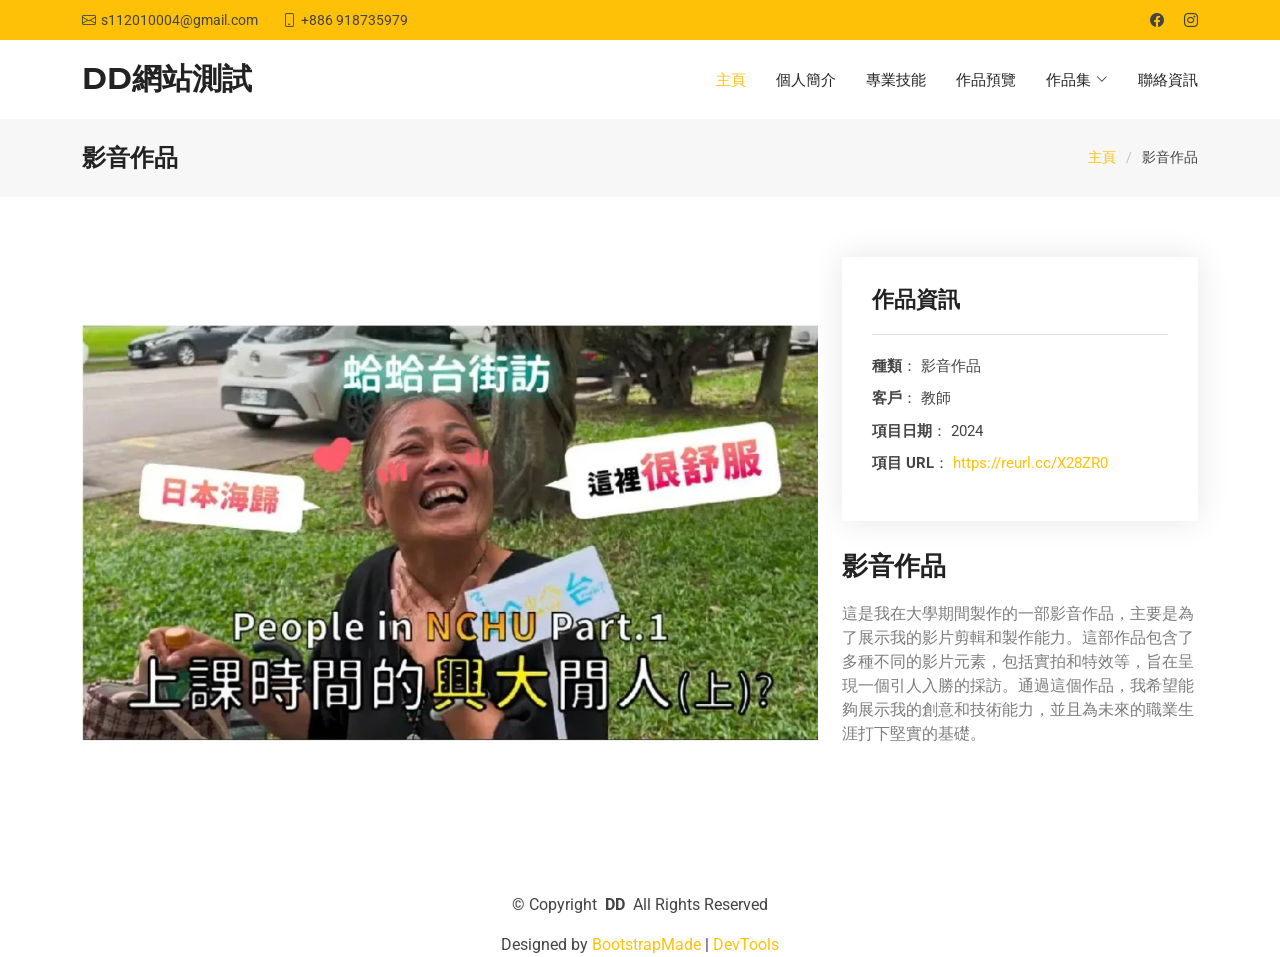
<file: media-create.html>
<!DOCTYPE html>
<html lang="zh-Hant">

<head>
  <meta charset="utf-8">
  <meta content="width=device-width, initial-scale=1.0" name="viewport">
  <title>影音製作</title>
  <meta name="description" content="">
  <meta name="keywords" content="">

  <!-- Favicons -->
  <link href="assets/img/favicon.png" rel="icon">
  <link href="assets/img/apple-touch-icon.png" rel="apple-touch-icon">

  <!-- Fonts -->
  <link href="https://fonts.googleapis.com" rel="preconnect">
  <link href="https://fonts.gstatic.com" rel="preconnect" crossorigin>
  <link href="https://fonts.googleapis.com/css2?family=Roboto:ital,wght@0,100;0,300;0,400;0,500;0,700;0,900;1,100;1,300;1,400;1,500;1,700;1,900&family=Open+Sans:ital,wght@0,300;0,400;0,500;0,600;0,700;0,800;1,300;1,400;1,500;1,600;1,700;1,800&family=Montserrat:ital,wght@0,100;0,200;0,300;0,400;0,500;0,600;0,700;0,800;0,900;1,100;1,200;1,300;1,400;1,500;1,600;1,700;1,800;1,900&display=swap" rel="stylesheet">

  <!-- Vendor CSS Files -->
  <link href="assets/vendor/bootstrap/css/bootstrap.min.css" rel="stylesheet">
  <link href="assets/vendor/bootstrap-icons/bootstrap-icons.css" rel="stylesheet">
  <link href="assets/vendor/aos/aos.css" rel="stylesheet">
  <link href="assets/vendor/glightbox/css/glightbox.min.css" rel="stylesheet">
  <link href="assets/vendor/swiper/swiper-bundle.min.css" rel="stylesheet">

  <!-- Main CSS File -->
  <link href="assets/css/main.css" rel="stylesheet">

  <!-- =======================================================
  * Template Name: BizLand
  * Template URL: https://bootstrapmade.com/bizland-bootstrap-business-template/
  * Updated: Dec 05 2024 with Bootstrap v5.3.3
  * Author: BootstrapMade.com
  * License: https://bootstrapmade.com/license/
  ======================================================== -->
</head>

<body class="index-page">

  <header id="header" class="header sticky-top">

    <div class="topbar d-flex align-items-center">
      <div class="container d-flex justify-content-center justify-content-md-between">
        <div class="contact-info d-flex align-items-center">
          <i class="bi bi-envelope d-flex align-items-center"><a href="mailto:s112010004@gmail.com">s112010004@gmail.com</a></i>
          <i class="bi bi-phone d-flex align-items-center ms-4"><span>+886 918735979</span></i>
        </div>
        <div class="social-links d-none d-md-flex align-items-center">
          <a href="https://www.facebook.com/?locale=zh_TW" class="facebook" target="_blank"><i class="bi bi-facebook"></i></a>
          <a href="https://www.instagram.com/" class="instagram" target="_blank"><i class="bi bi-instagram"></i></a>
        </div>
      </div>
    </div><!-- End Top Bar -->

    <div class="branding d-flex align-items-cente">

      <div class="container position-relative d-flex align-items-center justify-content-between">
        <a href="index.html" class="logo d-flex align-items-center">
          <!-- Uncomment the line below if you also wish to use an image logo -->
          <!-- <img src="assets/img/logo.png" alt=""> -->
          <h1 class="sitename">DD網站測試</h1>
        </a>

        <nav id="navmenu" class="navmenu">
          <ul>
            <li><a href="index.html#hero" class="active">主頁</a></li>
            <li><a href="index.html#about">個人簡介</a></li>
            <li><a href="index.html#services">專業技能</a></li>
          <li><a href="index.html#portfolio">作品預覽</a></li>
            <!--<li><a href="#team">team</a></li>-->
              <li class="dropdown"><a href="portfolio-details.html"><span>作品集</span> <i class="bi bi-chevron-down toggle-dropdown"></i></a>
              <ul>
                <li><a href="graphic-design.html">平面設計</a></li>
                <!--<li class="dropdown"><a href="#"><span>Deep Dropdown</span> <i class="bi bi-chevron-down toggle-dropdown"></i></a>
                  <ul>
                    <li><a href="#">Deep Dropdown 1</a></li>
                    <li><a href="#">Deep Dropdown 2</a></li>
                    <li><a href="#">Deep Dropdown 3</a></li>
                    <li><a href="#">Deep Dropdown 4</a></li>
                    <li><a href="#">Deep Dropdown 5</a></li>
                  </ul>
                </li>-->
                <li><a href="project.html">專題製作</a></li>
                <li><a href="media-create.html">影音作品</a></li>
              </ul>
            </li>
            <li><a href="index.html#contact">聯絡資訊</a></li>
          </ul>
          <i class="mobile-nav-toggle d-xl-none bi bi-list"></i>
        </nav>

      </div>

    </div>

  </header>

  <main class="main">

    <!-- Page Title -->
    <div class="page-title" data-aos="fade">
      <div class="container d-lg-flex justify-content-between align-items-center">
        <h1 class="mb-2 mb-lg-0">影音作品</h1>
        <nav class="breadcrumbs">
          <ol>
            <li><a href="index.html">主頁</a></li>
            <li class="current">影音作品</li>
          </ol>
        </nav>
      </div>
    </div><!-- End Page Title -->

    <!-- Portfolio Details Section -->
    <section id="portfolio-details" class="portfolio-details section">

      <div class="container" data-aos="fade-up" data-aos-delay="100">

        <div class="row gy-4">

          <div class="col-lg-8">
            <div class="portfolio-details-slider swiper init-swiper">

              <script type="application/json" class="swiper-config">
                {
                  "loop": true,
                  "speed": 600,
                  "autoplay": {
                    "delay": 5000
                  },
                  "slidesPerView": "auto",
                  "pagination": {
                    "el": ".swiper-pagination",
                    "type": "bullets",
                    "clickable": true
                  }
                }
              </script>

              <div class="swiper-wrapper align-items-center">

                <div class="swiper-slide">
                  <img src="assets/img/portfolio/app-3.webp" alt="">
                </div>

              </div>
              <div class="swiper-pagination"></div>
            </div>
          </div>

          <div class="col-lg-4">
            <div class="portfolio-info" data-aos="fade-up" data-aos-delay="200">
              <h3>作品資訊</h3>
              <ul>
                <li><strong>種類</strong>： 影音作品</li>
                <li><strong>客戶</strong>： 教師</li>
                <li><strong>項目日期</strong>： 2024</li>
                <li><strong>項目 URL</strong>： <a href="https://reurl.cc/X28ZR0" target="_blank">https://reurl.cc/X28ZR0</a></li>
              </ul>
            </div>
            <div class="portfolio-description" data-aos="fade-up" data-aos-delay="300">
              <h2>影音作品</h2>
              <p>
                這是我在大學期間製作的一部影音作品，主要是為了展示我的影片剪輯和製作能力。這部作品包含了多種不同的影片元素，包括實拍和特效等，旨在呈現一個引人入勝的採訪。通過這個作品，我希望能夠展示我的創意和技術能力，並且為未來的職業生涯打下堅實的基礎。
              </p>
            </div>
          </div>

        </div>

      </div>

    </section><!-- /Portfolio Details Section -->

   <!--</main>

  <footer id="footer" class="footer">

    <div class="footer-newsletter">
      <div class="container">
        <div class="row justify-content-center text-center">
          <div class="col-lg-6">
            <h4>Join Our Newsletter</h4>
            <p>Subscribe to our newsletter and receive the latest news about our products and services!</p>
            <form action="forms/newsletter.php" method="post" class="php-email-form">
              <div class="newsletter-form"><input type="email" name="email"><input type="submit" value="Subscribe"></div>
              <div class="loading">Loading</div>
              <div class="error-message"></div>
              <div class="sent-message">Your subscription request has been sent. Thank you!</div>
            </form>
          </div>
        </div>
      </div>
    </div>

    <div class="container footer-top">
      <div class="row gy-4">
        <div class="col-lg-4 col-md-6 footer-about">
          <a href="index.html" class="d-flex align-items-center">
            <span class="sitename">BizLand</span>
          </a>
          <div class="footer-contact pt-3">
            <p>A108 Adam Street</p>
            <p>New York, NY 535022</p>
            <p class="mt-3"><strong>Phone:</strong> <span>+1 5589 55488 55</span></p>
            <p><strong>Email:</strong> <span>info@example.com</span></p>
          </div>
        </div>

        <div class="col-lg-2 col-md-3 footer-links">
          <h4>Useful Links</h4>
          <ul>
            <li><i class="bi bi-chevron-right"></i> <a href="#">Home</a></li>
            <li><i class="bi bi-chevron-right"></i> <a href="#">About us</a></li>
            <li><i class="bi bi-chevron-right"></i> <a href="#">Services</a></li>
            <li><i class="bi bi-chevron-right"></i> <a href="#">Terms of service</a></li>
          </ul>
        </div>

        <div class="col-lg-2 col-md-3 footer-links">
          <h4>Our Services</h4>
          <ul>
            <li><i class="bi bi-chevron-right"></i> <a href="#">Web Design</a></li>
            <li><i class="bi bi-chevron-right"></i> <a href="#">Web Development</a></li>
            <li><i class="bi bi-chevron-right"></i> <a href="#">Product Management</a></li>
            <li><i class="bi bi-chevron-right"></i> <a href="#">Marketing</a></li>
          </ul>
        </div>

        <div class="col-lg-4 col-md-12">
          <h4>Follow Us</h4>
          <p>Cras fermentum odio eu feugiat lide par naso tierra videa magna derita valies</p>
          <div class="social-links d-flex">
            <a href=""><i class="bi bi-twitter-x"></i></a>
            <a href=""><i class="bi bi-facebook"></i></a>
            <a href=""><i class="bi bi-instagram"></i></a>
            <a href=""><i class="bi bi-linkedin"></i></a>
          </div>
        </div>

      </div>
    </div>-->

   <div class="container copyright text-center mt-4">
      <p>© <span>Copyright</span> <strong class="px-1 sitename">DD</strong> <span>All Rights Reserved</span></p>
      <div class="credits">
        <!-- All the links in the footer should remain intact. -->
        <!-- You can delete the links only if you've purchased the pro version. -->
        <!-- Licensing information: https://bootstrapmade.com/license/ -->
        <!-- Purchase the pro version with working PHP/AJAX contact form: [buy-url] -->
        Designed by <a href="https://bootstrapmade.com/">BootstrapMade</a> | <a href="https://bootstrapmade.com/tools/">DevTools</a>
      </div>
    </div>
  </footer>

  <!-- Scroll Top -->
  <a href="#" id="scroll-top" class="scroll-top d-flex align-items-center justify-content-center"><i class="bi bi-arrow-up-short"></i></a>

  <!-- Preloader -->
  <div id="preloader">
    <div></div>
    <div></div>
    <div></div>
    <div></div>
  </div>

  <!-- Vendor JS Files -->
  <script src="assets/vendor/bootstrap/js/bootstrap.bundle.min.js"></script>
  <script src="assets/vendor/php-email-form/validate.js"></script>
  <script src="assets/vendor/aos/aos.js"></script>
  <script src="assets/vendor/glightbox/js/glightbox.min.js"></script>
  <script src="assets/vendor/waypoints/noframework.waypoints.js"></script>
  <script src="assets/vendor/purecounter/purecounter_vanilla.js"></script>
  <script src="assets/vendor/swiper/swiper-bundle.min.js"></script>
  <script src="assets/vendor/imagesloaded/imagesloaded.pkgd.min.js"></script>
  <script src="assets/vendor/isotope-layout/isotope.pkgd.min.js"></script>

  <!-- Main JS File -->
  <script src="assets/js/main.js"></script>

</body>

</html>
</file>
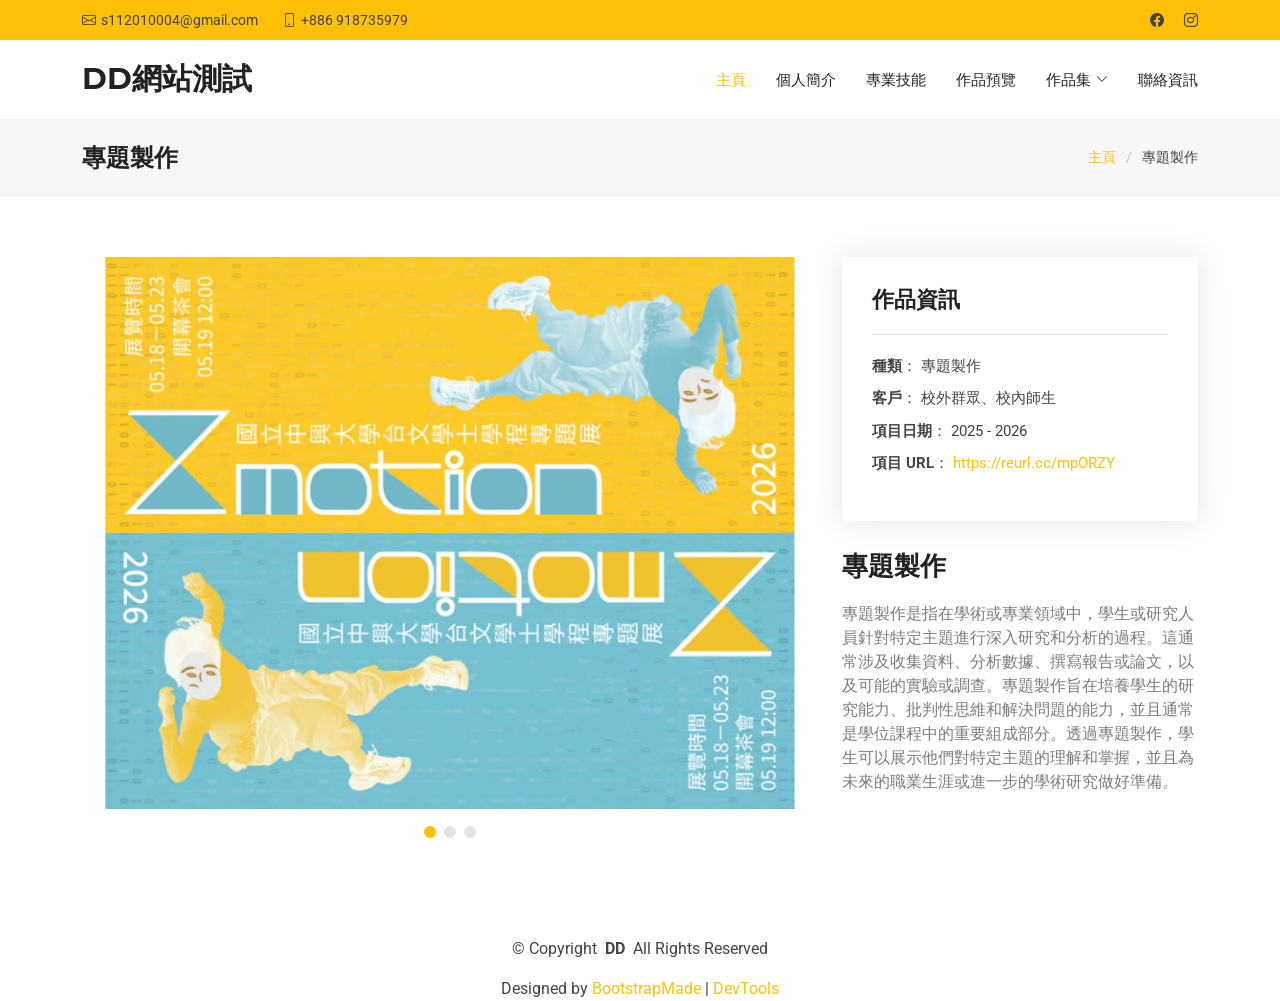
<file: project.html>
<!DOCTYPE html>
<html lang="zh-Hant">

<head>
  <meta charset="utf-8">
  <meta content="width=device-width, initial-scale=1.0" name="viewport">
  <title>專題製作</title>
  <meta name="description" content="">
  <meta name="keywords" content="">

  <!-- Favicons -->
  <link href="assets/img/favicon.png" rel="icon">
  <link href="assets/img/apple-touch-icon.png" rel="apple-touch-icon">

  <!-- Fonts -->
  <link href="https://fonts.googleapis.com" rel="preconnect">
  <link href="https://fonts.gstatic.com" rel="preconnect" crossorigin>
  <link href="https://fonts.googleapis.com/css2?family=Roboto:ital,wght@0,100;0,300;0,400;0,500;0,700;0,900;1,100;1,300;1,400;1,500;1,700;1,900&family=Open+Sans:ital,wght@0,300;0,400;0,500;0,600;0,700;0,800;1,300;1,400;1,500;1,600;1,700;1,800&family=Montserrat:ital,wght@0,100;0,200;0,300;0,400;0,500;0,600;0,700;0,800;0,900;1,100;1,200;1,300;1,400;1,500;1,600;1,700;1,800;1,900&display=swap" rel="stylesheet">

  <!-- Vendor CSS Files -->
  <link href="assets/vendor/bootstrap/css/bootstrap.min.css" rel="stylesheet">
  <link href="assets/vendor/bootstrap-icons/bootstrap-icons.css" rel="stylesheet">
  <link href="assets/vendor/aos/aos.css" rel="stylesheet">
  <link href="assets/vendor/glightbox/css/glightbox.min.css" rel="stylesheet">
  <link href="assets/vendor/swiper/swiper-bundle.min.css" rel="stylesheet">

  <!-- Main CSS File -->
  <link href="assets/css/main.css" rel="stylesheet">

  <!-- =======================================================
  * Template Name: BizLand
  * Template URL: https://bootstrapmade.com/bizland-bootstrap-business-template/
  * Updated: Dec 05 2024 with Bootstrap v5.3.3
  * Author: BootstrapMade.com
  * License: https://bootstrapmade.com/license/
  ======================================================== -->
</head>

<body class="index-page">

  <header id="header" class="header sticky-top">

    <div class="topbar d-flex align-items-center">
      <div class="container d-flex justify-content-center justify-content-md-between">
        <div class="contact-info d-flex align-items-center">
          <i class="bi bi-envelope d-flex align-items-center"><a href="mailto:s112010004@gmail.com">s112010004@gmail.com</a></i>
          <i class="bi bi-phone d-flex align-items-center ms-4"><span>+886 918735979</span></i>
        </div>
        <div class="social-links d-none d-md-flex align-items-center">
          <a href="https://www.facebook.com/?locale=zh_TW" class="facebook" target="_blank"><i class="bi bi-facebook"></i></a>
          <a href="https://www.instagram.com/" class="instagram" target="_blank"><i class="bi bi-instagram"></i></a>
        </div>
      </div>
    </div><!-- End Top Bar -->

    <div class="branding d-flex align-items-cente">

      <div class="container position-relative d-flex align-items-center justify-content-between">
        <a href="index.html" class="logo d-flex align-items-center">
          <!-- Uncomment the line below if you also wish to use an image logo -->
          <!-- <img src="assets/img/logo.png" alt=""> -->
          <h1 class="sitename">DD網站測試</h1>
        </a>

        <nav id="navmenu" class="navmenu">
          <ul>
            <li><a href="index.html#hero" class="active">主頁</a></li>
            <li><a href="index.html#about">個人簡介</a></li>
            <li><a href="index.html#services">專業技能</a></li>
          <li><a href="index.html#portfolio">作品預覽</a></li>
            <!--<li><a href="#team">team</a></li>-->
              <li class="dropdown"><a href="portfolio-details.html"><span>作品集</span> <i class="bi bi-chevron-down toggle-dropdown"></i></a>
              <ul>
                <li><a href="graphic-design.html">平面設計</a></li>
                <!--<li class="dropdown"><a href="#"><span>Deep Dropdown</span> <i class="bi bi-chevron-down toggle-dropdown"></i></a>
                  <ul>
                    <li><a href="#">Deep Dropdown 1</a></li>
                    <li><a href="#">Deep Dropdown 2</a></li>
                    <li><a href="#">Deep Dropdown 3</a></li>
                    <li><a href="#">Deep Dropdown 4</a></li>
                    <li><a href="#">Deep Dropdown 5</a></li>
                  </ul>
                </li>-->
                <li><a href="project.html">專題製作</a></li>
                <li><a href="media-create.html">影音作品</a></li>
              </ul>
            </li>
            <li><a href="index.html#contact">聯絡資訊</a></li>
          </ul>
          <i class="mobile-nav-toggle d-xl-none bi bi-list"></i>
        </nav>

      </div>

    </div>

  </header>

  <main class="main">

    <!-- Page Title -->
    <div class="page-title" data-aos="fade">
      <div class="container d-lg-flex justify-content-between align-items-center">
        <h1 class="mb-2 mb-lg-0">專題製作</h1>
        <nav class="breadcrumbs">
          <ol>
            <li><a href="index.html">主頁</a></li>
            <li class="current">專題製作</li>
          </ol>
        </nav>
      </div>
    </div><!-- End Page Title -->

    <!-- Portfolio Details Section -->
    <section id="portfolio-details" class="portfolio-details section">

      <div class="container" data-aos="fade-up" data-aos-delay="100">

        <div class="row gy-4">

          <div class="col-lg-8">
            <div class="portfolio-details-slider swiper init-swiper">

              <script type="application/json" class="swiper-config">
                {
                  "loop": true,
                  "speed": 600,
                  "autoplay": {
                    "delay": 5000
                  },
                  "slidesPerView": "auto",
                  "pagination": {
                    "el": ".swiper-pagination",
                    "type": "bullets",
                    "clickable": true
                  }
                }
              </script>

              <div class="swiper-wrapper align-items-center">

                <div class="swiper-slide">
                  <img src="assets/img/portfolio/app-2.webp" alt="">
                </div>

                <div class="swiper-slide">
                  <img src="assets/img/portfolio/branding-2.webp" alt="">
                </div>

                <div class="swiper-slide">
                  <img src="assets/img/portfolio/books-2.webp" alt="">
                </div>

              </div>
              <div class="swiper-pagination"></div>
            </div>
          </div>

          <div class="col-lg-4">
            <div class="portfolio-info" data-aos="fade-up" data-aos-delay="200">
              <h3>作品資訊</h3>
              <ul>
                <li><strong>種類</strong>： 專題製作</li>
                <li><strong>客戶</strong>： 校外群眾、校內師生</li>
                <li><strong>項目日期</strong>： 2025 - 2026</li>
                <li><strong>項目 URL</strong>： <a href="https://reurl.cc/mpORZY" target="_blank">https://reurl.cc/mpORZY</a></li>
              </ul>
            </div>
            <div class="portfolio-description" data-aos="fade-up" data-aos-delay="300">
              <h2>專題製作</h2>
              <p>
            專題製作是指在學術或專業領域中，學生或研究人員針對特定主題進行深入研究和分析的過程。這通常涉及收集資料、分析數據、撰寫報告或論文，以及可能的實驗或調查。專題製作旨在培養學生的研究能力、批判性思維和解決問題的能力，並且通常是學位課程中的重要組成部分。透過專題製作，學生可以展示他們對特定主題的理解和掌握，並且為未來的職業生涯或進一步的學術研究做好準備。
              </p>
            </div>
          </div>

        </div>

      </div>

    </section><!-- /Portfolio Details Section -->

   <!--</main>

  <footer id="footer" class="footer">

    <div class="footer-newsletter">
      <div class="container">
        <div class="row justify-content-center text-center">
          <div class="col-lg-6">
            <h4>Join Our Newsletter</h4>
            <p>Subscribe to our newsletter and receive the latest news about our products and services!</p>
            <form action="forms/newsletter.php" method="post" class="php-email-form">
              <div class="newsletter-form"><input type="email" name="email"><input type="submit" value="Subscribe"></div>
              <div class="loading">Loading</div>
              <div class="error-message"></div>
              <div class="sent-message">Your subscription request has been sent. Thank you!</div>
            </form>
          </div>
        </div>
      </div>
    </div>

    <div class="container footer-top">
      <div class="row gy-4">
        <div class="col-lg-4 col-md-6 footer-about">
          <a href="index.html" class="d-flex align-items-center">
            <span class="sitename">BizLand</span>
          </a>
          <div class="footer-contact pt-3">
            <p>A108 Adam Street</p>
            <p>New York, NY 535022</p>
            <p class="mt-3"><strong>Phone:</strong> <span>+1 5589 55488 55</span></p>
            <p><strong>Email:</strong> <span>info@example.com</span></p>
          </div>
        </div>

        <div class="col-lg-2 col-md-3 footer-links">
          <h4>Useful Links</h4>
          <ul>
            <li><i class="bi bi-chevron-right"></i> <a href="#">Home</a></li>
            <li><i class="bi bi-chevron-right"></i> <a href="#">About us</a></li>
            <li><i class="bi bi-chevron-right"></i> <a href="#">Services</a></li>
            <li><i class="bi bi-chevron-right"></i> <a href="#">Terms of service</a></li>
          </ul>
        </div>

        <div class="col-lg-2 col-md-3 footer-links">
          <h4>Our Services</h4>
          <ul>
            <li><i class="bi bi-chevron-right"></i> <a href="#">Web Design</a></li>
            <li><i class="bi bi-chevron-right"></i> <a href="#">Web Development</a></li>
            <li><i class="bi bi-chevron-right"></i> <a href="#">Product Management</a></li>
            <li><i class="bi bi-chevron-right"></i> <a href="#">Marketing</a></li>
          </ul>
        </div>

        <div class="col-lg-4 col-md-12">
          <h4>Follow Us</h4>
          <p>Cras fermentum odio eu feugiat lide par naso tierra videa magna derita valies</p>
          <div class="social-links d-flex">
            <a href=""><i class="bi bi-twitter-x"></i></a>
            <a href=""><i class="bi bi-facebook"></i></a>
            <a href=""><i class="bi bi-instagram"></i></a>
            <a href=""><i class="bi bi-linkedin"></i></a>
          </div>
        </div>

      </div>
    </div>-->

   <div class="container copyright text-center mt-4">
      <p>© <span>Copyright</span> <strong class="px-1 sitename">DD</strong> <span>All Rights Reserved</span></p>
      <div class="credits">
        <!-- All the links in the footer should remain intact. -->
        <!-- You can delete the links only if you've purchased the pro version. -->
        <!-- Licensing information: https://bootstrapmade.com/license/ -->
        <!-- Purchase the pro version with working PHP/AJAX contact form: [buy-url] -->
        Designed by <a href="https://bootstrapmade.com/">BootstrapMade</a> | <a href="https://bootstrapmade.com/tools/">DevTools</a>
      </div>
    </div>
  </footer>

  <!-- Scroll Top -->
  <a href="#" id="scroll-top" class="scroll-top d-flex align-items-center justify-content-center"><i class="bi bi-arrow-up-short"></i></a>

  <!-- Preloader -->
  <div id="preloader">
    <div></div>
    <div></div>
    <div></div>
    <div></div>
  </div>

  <!-- Vendor JS Files -->
  <script src="assets/vendor/bootstrap/js/bootstrap.bundle.min.js"></script>
  <script src="assets/vendor/php-email-form/validate.js"></script>
  <script src="assets/vendor/aos/aos.js"></script>
  <script src="assets/vendor/glightbox/js/glightbox.min.js"></script>
  <script src="assets/vendor/waypoints/noframework.waypoints.js"></script>
  <script src="assets/vendor/purecounter/purecounter_vanilla.js"></script>
  <script src="assets/vendor/swiper/swiper-bundle.min.js"></script>
  <script src="assets/vendor/imagesloaded/imagesloaded.pkgd.min.js"></script>
  <script src="assets/vendor/isotope-layout/isotope.pkgd.min.js"></script>

  <!-- Main JS File -->
  <script src="assets/js/main.js"></script>

</body>

</html>
</file>
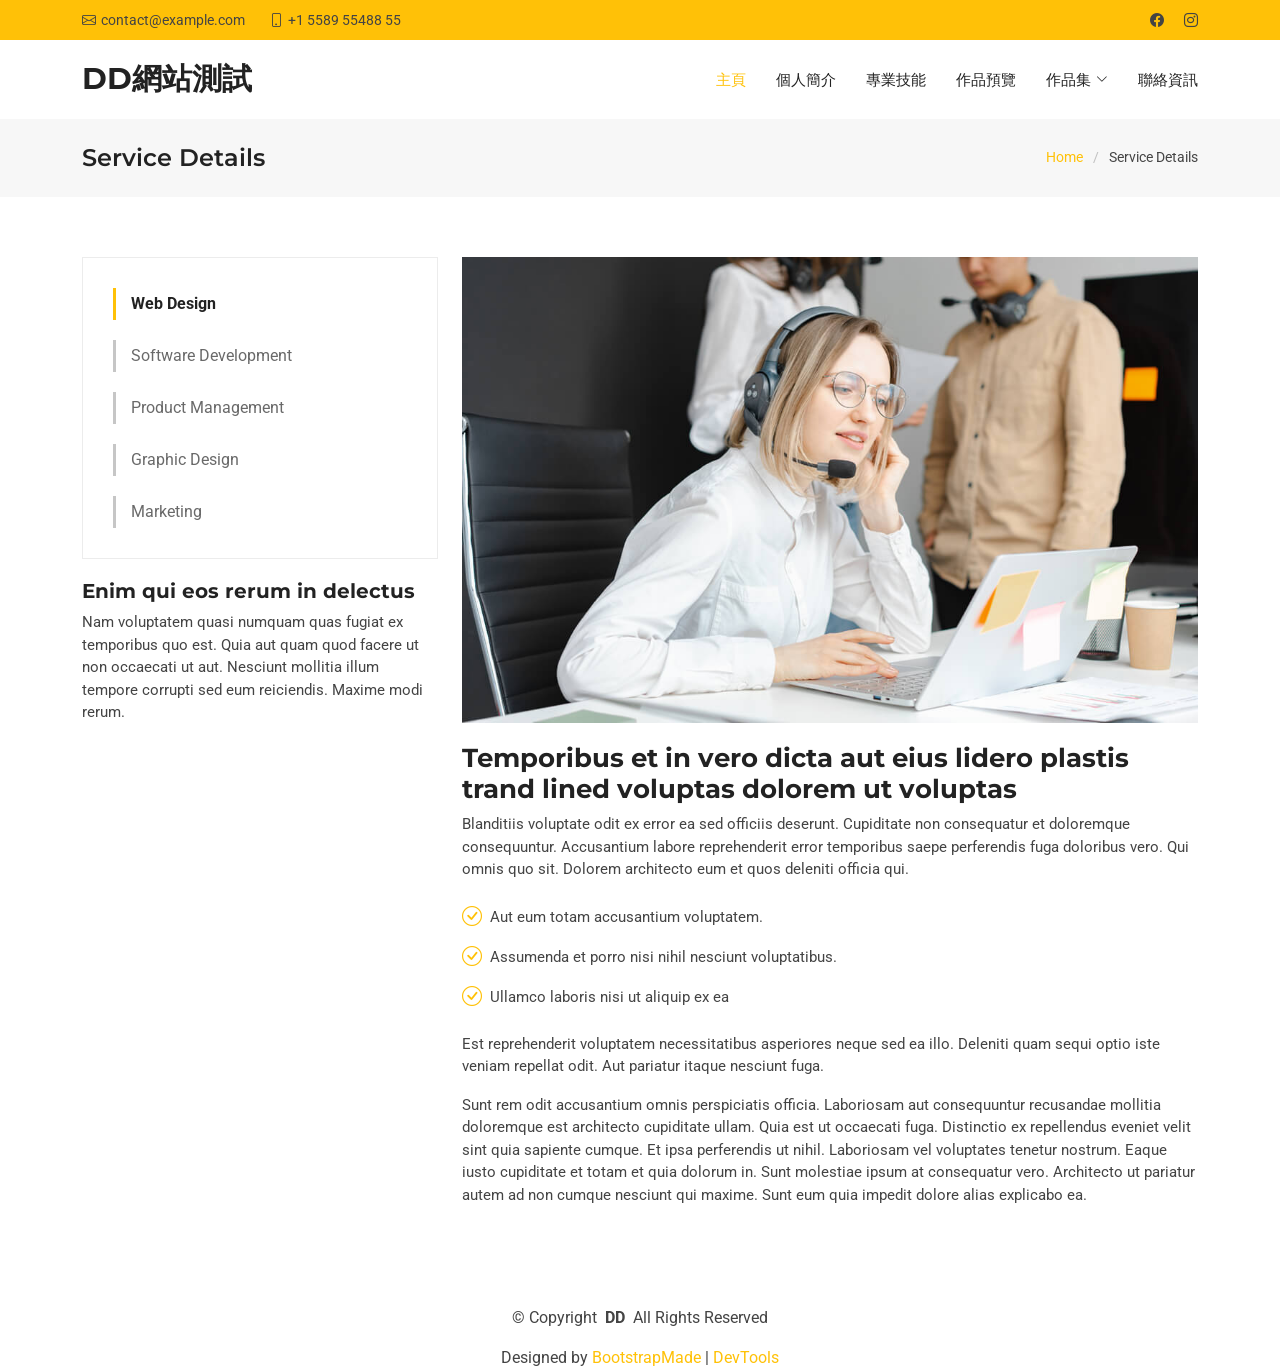
<file: service-details.html>
<!DOCTYPE html>
<html lang="zh-Hant">

<head>
  <meta charset="utf-8">
  <meta content="width=device-width, initial-scale=1.0" name="viewport">
  <title>Service Details - BizLand Bootstrap Template</title>
  <meta name="description" content="">
  <meta name="keywords" content="">

  <!-- Favicons -->
  <link href="assets/img/favicon.png" rel="icon">
  <link href="assets/img/apple-touch-icon.png" rel="apple-touch-icon">

  <!-- Fonts -->
  <link href="https://fonts.googleapis.com" rel="preconnect">
  <link href="https://fonts.gstatic.com" rel="preconnect" crossorigin>
  <link href="https://fonts.googleapis.com/css2?family=Roboto:ital,wght@0,100;0,300;0,400;0,500;0,700;0,900;1,100;1,300;1,400;1,500;1,700;1,900&family=Open+Sans:ital,wght@0,300;0,400;0,500;0,600;0,700;0,800;1,300;1,400;1,500;1,600;1,700;1,800&family=Montserrat:ital,wght@0,100;0,200;0,300;0,400;0,500;0,600;0,700;0,800;0,900;1,100;1,200;1,300;1,400;1,500;1,600;1,700;1,800;1,900&display=swap" rel="stylesheet">

  <!-- Vendor CSS Files -->
  <link href="assets/vendor/bootstrap/css/bootstrap.min.css" rel="stylesheet">
  <link href="assets/vendor/bootstrap-icons/bootstrap-icons.css" rel="stylesheet">
  <link href="assets/vendor/aos/aos.css" rel="stylesheet">
  <link href="assets/vendor/glightbox/css/glightbox.min.css" rel="stylesheet">
  <link href="assets/vendor/swiper/swiper-bundle.min.css" rel="stylesheet">

  <!-- Main CSS File -->
  <link href="assets/css/main.css" rel="stylesheet">

  <!-- =======================================================
  * Template Name: BizLand
  * Template URL: https://bootstrapmade.com/bizland-bootstrap-business-template/
  * Updated: Dec 05 2024 with Bootstrap v5.3.3
  * Author: BootstrapMade.com
  * License: https://bootstrapmade.com/license/
  ======================================================== -->
</head>

<body class="index-page">

  <header id="header" class="header sticky-top">

    <div class="topbar d-flex align-items-center">
      <div class="container d-flex justify-content-center justify-content-md-between">
        <div class="contact-info d-flex align-items-center">
          <i class="bi bi-envelope d-flex align-items-center"><a href="mailto:contact@example.com">contact@example.com</a></i>
          <i class="bi bi-phone d-flex align-items-center ms-4"><span>+1 5589 55488 55</span></i>
        </div>
        <div class="social-links d-none d-md-flex align-items-center">
          <a href="https://www.facebook.com/?locale=zh_TW" class="facebook" target="_blank"><i class="bi bi-facebook"></i></a>
          <a href="https://www.instagram.com/" class="instagram" target="_blank"><i class="bi bi-instagram"></i></a>
        </div>
      </div>
    </div><!-- End Top Bar -->

    <div class="branding d-flex align-items-cente">

      <div class="container position-relative d-flex align-items-center justify-content-between">
        <a href="index.html" class="logo d-flex align-items-center">
          <!-- Uncomment the line below if you also wish to use an image logo -->
          <!-- <img src="assets/img/logo.png" alt=""> -->
          <h1 class="sitename">DD網站測試</h1>
        </a>

        <nav id="navmenu" class="navmenu">
          <ul>
            <li><a href="#hero" class="active">主頁</a></li>
            <li><a href="#about">個人簡介</a></li>
            <li><a href="#services">專業技能</a></li>
          <li><a href="#portfolio">作品預覽</a></li>
            <!--<li><a href="#team">team</a></li>-->
              <li class="dropdown"><a href="portfolio-details.html"><span>作品集</span> <i class="bi bi-chevron-down toggle-dropdown"></i></a>
              <ul>
                <li><a href="graphic-design.html">平面設計</a></li>
                <!--<li class="dropdown"><a href="#"><span>Deep Dropdown</span> <i class="bi bi-chevron-down toggle-dropdown"></i></a>
                  <ul>
                    <li><a href="#">Deep Dropdown 1</a></li>
                    <li><a href="#">Deep Dropdown 2</a></li>
                    <li><a href="#">Deep Dropdown 3</a></li>
                    <li><a href="#">Deep Dropdown 4</a></li>
                    <li><a href="#">Deep Dropdown 5</a></li>
                  </ul>
                </li>-->
                <li><a href="project.html">專題製作</a></li>
                <li><a href="media-create.html">影音作品</a></li>
              </ul>
            </li>
            <li><a href="#contact">聯絡資訊</a></li>
          </ul>
          <i class="mobile-nav-toggle d-xl-none bi bi-list"></i>
        </nav>

      </div>

    </div>

  </header>

  <main class="main">

    <!-- Page Title -->
    <div class="page-title" data-aos="fade">
      <div class="container d-lg-flex justify-content-between align-items-center">
        <h1 class="mb-2 mb-lg-0">Service Details</h1>
        <nav class="breadcrumbs">
          <ol>
            <li><a href="index.html">Home</a></li>
            <li class="current">Service Details</li>
          </ol>
        </nav>
      </div>
    </div><!-- End Page Title -->

    <!-- Service Details Section -->
    <section id="service-details" class="service-details section">

      <div class="container">

        <div class="row gy-4">

          <div class="col-lg-4" data-aos="fade-up" data-aos-delay="100">
            <div class="services-list">
              <a href="#" class="active">Web Design</a>
              <a href="#">Software Development</a>
              <a href="#">Product Management</a>
              <a href="#">Graphic Design</a>
              <a href="#">Marketing</a>
            </div>

            <h4>Enim qui eos rerum in delectus</h4>
            <p>Nam voluptatem quasi numquam quas fugiat ex temporibus quo est. Quia aut quam quod facere ut non occaecati ut aut. Nesciunt mollitia illum tempore corrupti sed eum reiciendis. Maxime modi rerum.</p>
          </div>

          <div class="col-lg-8" data-aos="fade-up" data-aos-delay="200">
            <img src="assets/img/services.jpg" alt="" class="img-fluid services-img">
            <h3>Temporibus et in vero dicta aut eius lidero plastis trand lined voluptas dolorem ut voluptas</h3>
            <p>
              Blanditiis voluptate odit ex error ea sed officiis deserunt. Cupiditate non consequatur et doloremque consequuntur. Accusantium labore reprehenderit error temporibus saepe perferendis fuga doloribus vero. Qui omnis quo sit. Dolorem architecto eum et quos deleniti officia qui.
            </p>
            <ul>
              <li><i class="bi bi-check-circle"></i> <span>Aut eum totam accusantium voluptatem.</span></li>
              <li><i class="bi bi-check-circle"></i> <span>Assumenda et porro nisi nihil nesciunt voluptatibus.</span></li>
              <li><i class="bi bi-check-circle"></i> <span>Ullamco laboris nisi ut aliquip ex ea</span></li>
            </ul>
            <p>
              Est reprehenderit voluptatem necessitatibus asperiores neque sed ea illo. Deleniti quam sequi optio iste veniam repellat odit. Aut pariatur itaque nesciunt fuga.
            </p>
            <p>
              Sunt rem odit accusantium omnis perspiciatis officia. Laboriosam aut consequuntur recusandae mollitia doloremque est architecto cupiditate ullam. Quia est ut occaecati fuga. Distinctio ex repellendus eveniet velit sint quia sapiente cumque. Et ipsa perferendis ut nihil. Laboriosam vel voluptates tenetur nostrum. Eaque iusto cupiditate et totam et quia dolorum in. Sunt molestiae ipsum at consequatur vero. Architecto ut pariatur autem ad non cumque nesciunt qui maxime. Sunt eum quia impedit dolore alias explicabo ea.
            </p>
          </div>

        </div>

      </div>

    </section><!-- /Service Details Section -->

   <!--</main>

  <footer id="footer" class="footer">

    <div class="footer-newsletter">
      <div class="container">
        <div class="row justify-content-center text-center">
          <div class="col-lg-6">
            <h4>Join Our Newsletter</h4>
            <p>Subscribe to our newsletter and receive the latest news about our products and services!</p>
            <form action="forms/newsletter.php" method="post" class="php-email-form">
              <div class="newsletter-form"><input type="email" name="email"><input type="submit" value="Subscribe"></div>
              <div class="loading">Loading</div>
              <div class="error-message"></div>
              <div class="sent-message">Your subscription request has been sent. Thank you!</div>
            </form>
          </div>
        </div>
      </div>
    </div>

    <div class="container footer-top">
      <div class="row gy-4">
        <div class="col-lg-4 col-md-6 footer-about">
          <a href="index.html" class="d-flex align-items-center">
            <span class="sitename">BizLand</span>
          </a>
          <div class="footer-contact pt-3">
            <p>A108 Adam Street</p>
            <p>New York, NY 535022</p>
            <p class="mt-3"><strong>Phone:</strong> <span>+1 5589 55488 55</span></p>
            <p><strong>Email:</strong> <span>info@example.com</span></p>
          </div>
        </div>

        <div class="col-lg-2 col-md-3 footer-links">
          <h4>Useful Links</h4>
          <ul>
            <li><i class="bi bi-chevron-right"></i> <a href="#">Home</a></li>
            <li><i class="bi bi-chevron-right"></i> <a href="#">About us</a></li>
            <li><i class="bi bi-chevron-right"></i> <a href="#">Services</a></li>
            <li><i class="bi bi-chevron-right"></i> <a href="#">Terms of service</a></li>
          </ul>
        </div>

        <div class="col-lg-2 col-md-3 footer-links">
          <h4>Our Services</h4>
          <ul>
            <li><i class="bi bi-chevron-right"></i> <a href="#">Web Design</a></li>
            <li><i class="bi bi-chevron-right"></i> <a href="#">Web Development</a></li>
            <li><i class="bi bi-chevron-right"></i> <a href="#">Product Management</a></li>
            <li><i class="bi bi-chevron-right"></i> <a href="#">Marketing</a></li>
          </ul>
        </div>

        <div class="col-lg-4 col-md-12">
          <h4>Follow Us</h4>
          <p>Cras fermentum odio eu feugiat lide par naso tierra videa magna derita valies</p>
          <div class="social-links d-flex">
            <a href=""><i class="bi bi-twitter-x"></i></a>
            <a href=""><i class="bi bi-facebook"></i></a>
            <a href=""><i class="bi bi-instagram"></i></a>
            <a href=""><i class="bi bi-linkedin"></i></a>
          </div>
        </div>

      </div>
    </div>-->

   <div class="container copyright text-center mt-4">
      <p>© <span>Copyright</span> <strong class="px-1 sitename">DD</strong> <span>All Rights Reserved</span></p>
      <div class="credits">
        <!-- All the links in the footer should remain intact. -->
        <!-- You can delete the links only if you've purchased the pro version. -->
        <!-- Licensing information: https://bootstrapmade.com/license/ -->
        <!-- Purchase the pro version with working PHP/AJAX contact form: [buy-url] -->
        Designed by <a href="https://bootstrapmade.com/">BootstrapMade</a> | <a href="https://bootstrapmade.com/tools/">DevTools</a>
      </div>
    </div>
  </footer>

  <!-- Scroll Top -->
  <a href="#" id="scroll-top" class="scroll-top d-flex align-items-center justify-content-center"><i class="bi bi-arrow-up-short"></i></a>

  <!-- Preloader -->
  <div id="preloader">
    <div></div>
    <div></div>
    <div></div>
    <div></div>
  </div>

  <!-- Vendor JS Files -->
  <script src="assets/vendor/bootstrap/js/bootstrap.bundle.min.js"></script>
  <script src="assets/vendor/php-email-form/validate.js"></script>
  <script src="assets/vendor/aos/aos.js"></script>
  <script src="assets/vendor/glightbox/js/glightbox.min.js"></script>
  <script src="assets/vendor/waypoints/noframework.waypoints.js"></script>
  <script src="assets/vendor/purecounter/purecounter_vanilla.js"></script>
  <script src="assets/vendor/swiper/swiper-bundle.min.js"></script>
  <script src="assets/vendor/imagesloaded/imagesloaded.pkgd.min.js"></script>
  <script src="assets/vendor/isotope-layout/isotope.pkgd.min.js"></script>

  <!-- Main JS File -->
  <script src="assets/js/main.js"></script>

</body>

</html>
</file>
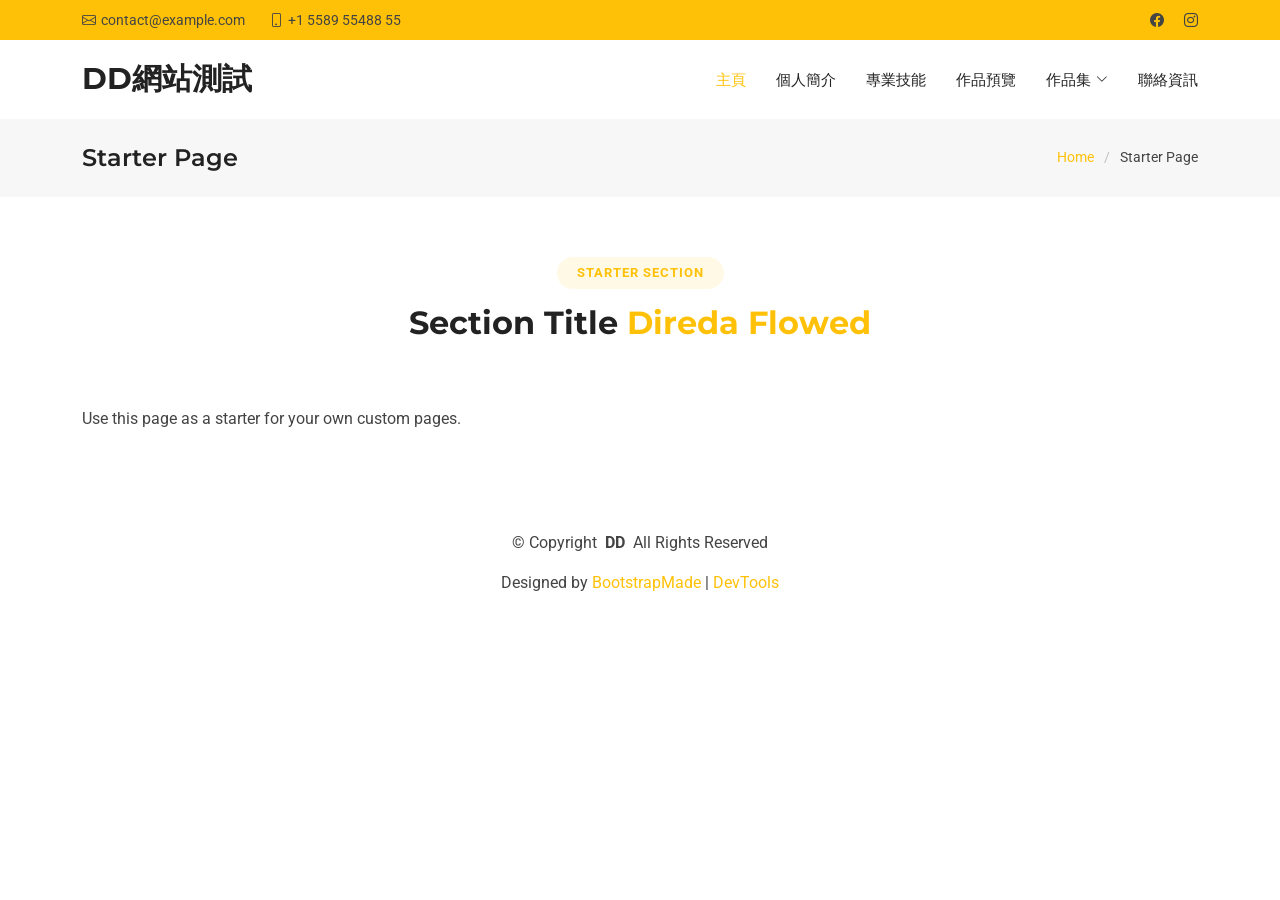
<file: starter-page.html>
<!DOCTYPE html>
<html lang="zh-Hant">

<head>
  <meta charset="utf-8">
  <meta content="width=device-width, initial-scale=1.0" name="viewport">
  <title>Starter Page - BizLand Bootstrap Template</title>
  <meta name="description" content="">
  <meta name="keywords" content="">

  <!-- Favicons -->
  <link href="assets/img/favicon.png" rel="icon">
  <link href="assets/img/apple-touch-icon.png" rel="apple-touch-icon">

  <!-- Fonts -->
  <link href="https://fonts.googleapis.com" rel="preconnect">
  <link href="https://fonts.gstatic.com" rel="preconnect" crossorigin>
  <link href="https://fonts.googleapis.com/css2?family=Roboto:ital,wght@0,100;0,300;0,400;0,500;0,700;0,900;1,100;1,300;1,400;1,500;1,700;1,900&family=Open+Sans:ital,wght@0,300;0,400;0,500;0,600;0,700;0,800;1,300;1,400;1,500;1,600;1,700;1,800&family=Montserrat:ital,wght@0,100;0,200;0,300;0,400;0,500;0,600;0,700;0,800;0,900;1,100;1,200;1,300;1,400;1,500;1,600;1,700;1,800;1,900&display=swap" rel="stylesheet">

  <!-- Vendor CSS Files -->
  <link href="assets/vendor/bootstrap/css/bootstrap.min.css" rel="stylesheet">
  <link href="assets/vendor/bootstrap-icons/bootstrap-icons.css" rel="stylesheet">
  <link href="assets/vendor/aos/aos.css" rel="stylesheet">
  <link href="assets/vendor/glightbox/css/glightbox.min.css" rel="stylesheet">
  <link href="assets/vendor/swiper/swiper-bundle.min.css" rel="stylesheet">

  <!-- Main CSS File -->
  <link href="assets/css/main.css" rel="stylesheet">

  <!-- =======================================================
  * Template Name: BizLand
  * Template URL: https://bootstrapmade.com/bizland-bootstrap-business-template/
  * Updated: Dec 05 2024 with Bootstrap v5.3.3
  * Author: BootstrapMade.com
  * License: https://bootstrapmade.com/license/
  ======================================================== -->
</head>

<body class="index-page">

  <header id="header" class="header sticky-top">

    <div class="topbar d-flex align-items-center">
      <div class="container d-flex justify-content-center justify-content-md-between">
        <div class="contact-info d-flex align-items-center">
          <i class="bi bi-envelope d-flex align-items-center"><a href="mailto:contact@example.com">contact@example.com</a></i>
          <i class="bi bi-phone d-flex align-items-center ms-4"><span>+1 5589 55488 55</span></i>
        </div>
        <div class="social-links d-none d-md-flex align-items-center">
          <a href="https://www.facebook.com/?locale=zh_TW" class="facebook" target="_blank"><i class="bi bi-facebook"></i></a>
          <a href="https://www.instagram.com/" class="instagram" target="_blank"><i class="bi bi-instagram"></i></a>
        </div>
      </div>
    </div><!-- End Top Bar -->

    <div class="branding d-flex align-items-cente">

      <div class="container position-relative d-flex align-items-center justify-content-between">
        <a href="index.html" class="logo d-flex align-items-center">
          <!-- Uncomment the line below if you also wish to use an image logo -->
          <!-- <img src="assets/img/logo.png" alt=""> -->
          <h1 class="sitename">DD網站測試</h1>
        </a>

        <nav id="navmenu" class="navmenu">
          <ul>
            <li><a href="#hero" class="active">主頁</a></li>
            <li><a href="#about">個人簡介</a></li>
            <li><a href="#services">專業技能</a></li>
          <li><a href="#portfolio">作品預覽</a></li>
            <!--<li><a href="#team">team</a></li>-->
              <li class="dropdown"><a href="portfolio-details.html"><span>作品集</span> <i class="bi bi-chevron-down toggle-dropdown"></i></a>
              <ul>
                <li><a href="graphic-design.html">平面設計</a></li>
                <!--<li class="dropdown"><a href="#"><span>Deep Dropdown</span> <i class="bi bi-chevron-down toggle-dropdown"></i></a>
                  <ul>
                    <li><a href="#">Deep Dropdown 1</a></li>
                    <li><a href="#">Deep Dropdown 2</a></li>
                    <li><a href="#">Deep Dropdown 3</a></li>
                    <li><a href="#">Deep Dropdown 4</a></li>
                    <li><a href="#">Deep Dropdown 5</a></li>
                  </ul>
                </li>-->
                <li><a href="project.html">專題製作</a></li>
                <li><a href="media-create.html">影音作品</a></li>
              </ul>
            </li>
            <li><a href="#contact">聯絡資訊</a></li>
          </ul>
          <i class="mobile-nav-toggle d-xl-none bi bi-list"></i>
        </nav>

      </div>

    </div>

  </header>

  <main class="main">

    <!-- Page Title -->
    <div class="page-title" data-aos="fade">
      <div class="container d-lg-flex justify-content-between align-items-center">
        <h1 class="mb-2 mb-lg-0">Starter Page</h1>
        <nav class="breadcrumbs">
          <ol>
            <li><a href="index.html">Home</a></li>
            <li class="current">Starter Page</li>
          </ol>
        </nav>
      </div>
    </div><!-- End Page Title -->

    <!-- Starter Section Section -->
    <section id="starter-section" class="starter-section section">

      <!-- Section Title -->
      <div class="container section-title" data-aos="fade-up">
        <h2>Starter Section</h2>
        <p><span>Section Title</span> <span class="description-title">Direda Flowed</span></p>
      </div><!-- End Section Title -->

      <div class="container" data-aos="fade-up">
        <p>Use this page as a starter for your own custom pages.</p>
      </div>

    </section><!-- /Starter Section Section -->

   <!--</main>

  <footer id="footer" class="footer">

    <div class="footer-newsletter">
      <div class="container">
        <div class="row justify-content-center text-center">
          <div class="col-lg-6">
            <h4>Join Our Newsletter</h4>
            <p>Subscribe to our newsletter and receive the latest news about our products and services!</p>
            <form action="forms/newsletter.php" method="post" class="php-email-form">
              <div class="newsletter-form"><input type="email" name="email"><input type="submit" value="Subscribe"></div>
              <div class="loading">Loading</div>
              <div class="error-message"></div>
              <div class="sent-message">Your subscription request has been sent. Thank you!</div>
            </form>
          </div>
        </div>
      </div>
    </div>

    <div class="container footer-top">
      <div class="row gy-4">
        <div class="col-lg-4 col-md-6 footer-about">
          <a href="index.html" class="d-flex align-items-center">
            <span class="sitename">BizLand</span>
          </a>
          <div class="footer-contact pt-3">
            <p>A108 Adam Street</p>
            <p>New York, NY 535022</p>
            <p class="mt-3"><strong>Phone:</strong> <span>+1 5589 55488 55</span></p>
            <p><strong>Email:</strong> <span>info@example.com</span></p>
          </div>
        </div>

        <div class="col-lg-2 col-md-3 footer-links">
          <h4>Useful Links</h4>
          <ul>
            <li><i class="bi bi-chevron-right"></i> <a href="#">Home</a></li>
            <li><i class="bi bi-chevron-right"></i> <a href="#">About us</a></li>
            <li><i class="bi bi-chevron-right"></i> <a href="#">Services</a></li>
            <li><i class="bi bi-chevron-right"></i> <a href="#">Terms of service</a></li>
          </ul>
        </div>

        <div class="col-lg-2 col-md-3 footer-links">
          <h4>Our Services</h4>
          <ul>
            <li><i class="bi bi-chevron-right"></i> <a href="#">Web Design</a></li>
            <li><i class="bi bi-chevron-right"></i> <a href="#">Web Development</a></li>
            <li><i class="bi bi-chevron-right"></i> <a href="#">Product Management</a></li>
            <li><i class="bi bi-chevron-right"></i> <a href="#">Marketing</a></li>
          </ul>
        </div>

        <div class="col-lg-4 col-md-12">
          <h4>Follow Us</h4>
          <p>Cras fermentum odio eu feugiat lide par naso tierra videa magna derita valies</p>
          <div class="social-links d-flex">
            <a href=""><i class="bi bi-twitter-x"></i></a>
            <a href=""><i class="bi bi-facebook"></i></a>
            <a href=""><i class="bi bi-instagram"></i></a>
            <a href=""><i class="bi bi-linkedin"></i></a>
          </div>
        </div>

      </div>
    </div>-->

   <div class="container copyright text-center mt-4">
      <p>© <span>Copyright</span> <strong class="px-1 sitename">DD</strong> <span>All Rights Reserved</span></p>
      <div class="credits">
        <!-- All the links in the footer should remain intact. -->
        <!-- You can delete the links only if you've purchased the pro version. -->
        <!-- Licensing information: https://bootstrapmade.com/license/ -->
        <!-- Purchase the pro version with working PHP/AJAX contact form: [buy-url] -->
        Designed by <a href="https://bootstrapmade.com/">BootstrapMade</a> | <a href="https://bootstrapmade.com/tools/">DevTools</a>
      </div>
    </div>
  </footer>

  <!-- Scroll Top -->
  <a href="#" id="scroll-top" class="scroll-top d-flex align-items-center justify-content-center"><i class="bi bi-arrow-up-short"></i></a>

  <!-- Preloader -->
  <div id="preloader">
    <div></div>
    <div></div>
    <div></div>
    <div></div>
  </div>

  <!-- Vendor JS Files -->
  <script src="assets/vendor/bootstrap/js/bootstrap.bundle.min.js"></script>
  <script src="assets/vendor/php-email-form/validate.js"></script>
  <script src="assets/vendor/aos/aos.js"></script>
  <script src="assets/vendor/glightbox/js/glightbox.min.js"></script>
  <script src="assets/vendor/waypoints/noframework.waypoints.js"></script>
  <script src="assets/vendor/purecounter/purecounter_vanilla.js"></script>
  <script src="assets/vendor/swiper/swiper-bundle.min.js"></script>
  <script src="assets/vendor/imagesloaded/imagesloaded.pkgd.min.js"></script>
  <script src="assets/vendor/isotope-layout/isotope.pkgd.min.js"></script>

  <!-- Main JS File -->
  <script src="assets/js/main.js"></script>

</body>

</html>
</file>
<file: assets/css/main.css>
/**
* Template Name: BizLand
* Template URL: https://bootstrapmade.com/bizland-bootstrap-business-template/
* Updated: Dec 05 2024 with Bootstrap v5.3.3
* Author: BootstrapMade.com
* License: https://bootstrapmade.com/license/
*/

/*--------------------------------------------------------------
# Font & Color Variables
# Help: https://bootstrapmade.com/color-system/
--------------------------------------------------------------*/
/* Fonts */
:root {
  --default-font: "Roboto",  system-ui, -apple-system, "Segoe UI", Roboto, "Helvetica Neue", Arial, "Noto Sans", "Liberation Sans", sans-serif, "Apple Color Emoji", "Segoe UI Emoji", "Segoe UI Symbol", "Noto Color Emoji";
  --heading-font: "Montserrat",  sans-serif;
  --nav-font: "Open Sans",  sans-serif;
}

/* Global Colors - The following color variables are used throughout the website. Updating them here will change the color scheme of the entire website */
:root { 
  --background-color: #fffff; /* Background color for the entire website, including individual sections */
  --default-color: #444444; /* Default color used for the majority of the text content across the entire website */
  --heading-color: #222222; /* Color for headings, subheadings and title throughout the website */
  --accent-color: #ffc107; /* Accent color that represents your brand on the website. It's used for buttons, links, and other elements that need to stand out */
  --surface-color: #fffff; /* The surface color is used as a background of boxed elements within sections, such as cards, icon boxes, or other elements that require a visual separation from the global background. */
  --contrast-color: #fffff; /* Contrast color for text, ensuring readability against backgrounds of accent, heading, or default colors. */
}

/* Nav Menu Colors - The following color variables are used specifically for the navigation menu. They are separate from the global colors to allow for more customization options */
:root {
  --nav-color: #222222;  /* The default color of the main navmenu links */
  --nav-hover-color: #ffc107; /* Applied to main navmenu links when they are hovered over or active */
  --nav-mobile-background-color: #fffff; /* Used as the background color for mobile navigation menu */
  --nav-dropdown-background-color: #fffff; /* Used as the background color for dropdown items that appear when hovering over primary navigation items */
  --nav-dropdown-color: #222222; /* Used for navigation links of the dropdown items in the navigation menu. */
  --nav-dropdown-hover-color: #ffc107; /* Similar to --nav-hover-color, this color is applied to dropdown navigation links when they are hovered over. */
}

/* Color Presets - These classes override global colors when applied to any section or element, providing reuse of the sam color scheme. */

.light-background {
  --background-color: #f5f9ff;
  --surface-color: #fffff;
}

.dark-background {
  --background-color: #ffffff;
  --default-color: #fffff;
  --heading-color: #fffff;
  --surface-color: #252525;
  --contrast-color: #fffff;
}

/* Smooth scroll */
:root {
  scroll-behavior: smooth;
}

/*--------------------------------------------------------------
# General Styling & Shared Classes
--------------------------------------------------------------*/
body {
  color: var(--default-color);
  background-color: var(--background-color);
  font-family: var(--default-font);
}

a {
  color: var(--accent-color);
  text-decoration: none;
  transition: 0.3s;
}

a:hover {
  color: color-mix(in srgb, var(--accent-color), transparent 25%);
  text-decoration: none;
}

h1,
h2,
h3,
h4,
h5,
h6 {
  color: var(--heading-color);
  font-family: var(--heading-font);
}

/* PHP Email Form Messages
------------------------------*/
.php-email-form .error-message {display: none !important;
  visibility: hidden !important; /* 隱藏元素 */
  opacity: 0 !important;          /* 變成完全透明 */
  height: 0 !important;           /* 高度歸零 */
  padding: 0 !important;          /* 內邊距歸零（消滅紅色大區塊） */
  margin: 0 !important;           /* 外邊距歸零 */
  border: none !important;        /* 拔掉任何邊框 */
  font-size: 0 !important;        /* 字體縮小到不見 */
}


.php-email-form .sent-message {
  display: none;
  color: #fff;
  background: #ffc107;
  text-align: center;
  padding: 15px;
  margin-bottom: 24px;
  font-weight: 600;
}

.php-email-form .loading {
  display: none;
  background: var(--surface-color);
  text-align: center;
  padding: 15px;
  margin-bottom: 24px;
}

.php-email-form .loading:before {
  content: "";
  display: inline-block;
  border-radius: 50%;
  width: 24px;
  height: 24px;
  margin: 0 10px -6px 0;
  border: 3px solid var(--accent-color);
  border-top-color: var(--surface-color);
  animation: php-email-form-loading 1s linear infinite;
}

@keyframes php-email-form-loading {
  0% {
    transform: rotate(0deg);
  }

  100% {
    transform: rotate(360deg);
  }
}

/*--------------------------------------------------------------
# Global Header
--------------------------------------------------------------*/
.header {
  color: var(--default-color);
  transition: all 0.5s;
  z-index: 997;
  background-color: var(--background-color);
}

.header .topbar {
  background-color: var(--accent-color);
  height: 40px;
  padding: 0;
  font-size: 14px;
  transition: all 0.5s;
}

.header .topbar .contact-info i {
  font-style: normal;
  color: var(--contrast-color);
}

.header .topbar .contact-info i a,
.header .topbar .contact-info i span {
  padding-left: 5px;
  color: var(--contrast-color);
}

@media (max-width: 575px) {

  .header .topbar .contact-info i a,
  .header .topbar .contact-info i span {
    font-size: 13px;
  }
}

.header .topbar .contact-info i a {
  line-height: 0;
  transition: 0.3s;
}

.header .topbar .contact-info i a:hover {
  color: var(--contrast-color);
  text-decoration: underline;
}

.header .topbar .social-links a {
  color: color-mix(in srgb, var(--contrast-color), transparent 40%);
  line-height: 0;
  transition: 0.3s;
  margin-left: 20px;
}

.header .topbar .social-links a:hover {
  color: var(--contrast-color);
}

.header .branding {
  background-color: var(--background-color);
  min-height: 60px;
  padding: 10px 0;
}

.header .logo {
  line-height: 1;
}

.header .logo img {
  max-height: 36px;
  margin-right: 8px;
}

.header .logo h1 {
  font-size: 30px;
  margin: 0;
  font-weight: 700;
  color: var(--heading-color);
}

.scrolled .header {
  box-shadow: 0px 0 18px rgba(0, 0, 0, 0.1);
}

.scrolled .header .topbar {
  height: 0;
  visibility: hidden;
  overflow: hidden;
}

/*--------------------------------------------------------------
# Navigation Menu
--------------------------------------------------------------*/
/* Navmenu - Desktop */
@media (min-width: 1200px) {
  .navmenu {
    padding: 0;
  }

  .navmenu ul {
    margin: 0;
    padding: 0;
    display: flex;
    list-style: none;
    align-items: center;
  }

  .navmenu li {
    position: relative;
  }

  .navmenu a,
  .navmenu a:focus {
    color: var(--nav-color);
    padding: 18px 15px;
    font-size: 15px;
    font-family: var(--nav-font);
    font-weight: 500;
    display: flex;
    align-items: center;
    justify-content: space-between;
    white-space: nowrap;
    transition: 0.3s;
  }

  .navmenu a i,
  .navmenu a:focus i {
    font-size: 12px;
    line-height: 0;
    margin-left: 5px;
    transition: 0.3s;
  }

  .navmenu li:last-child a {
    padding-right: 0;
  }

  .navmenu li:hover>a,
  .navmenu .active,
  .navmenu .active:focus {
    color: var(--nav-hover-color);
  }

  .navmenu .dropdown ul {
    margin: 0;
    padding: 10px 0;
    background: var(--nav-dropdown-background-color);
    display: block;
    position: absolute;
    visibility: hidden;
    left: 14px;
    top: 130%;
    opacity: 0;
    transition: 0.3s;
    border-radius: 4px;
    z-index: 99;
    box-shadow: 0px 0px 30px rgba(0, 0, 0, 0.1);
  }

  .navmenu .dropdown ul li {
    min-width: 200px;
  }

  .navmenu .dropdown ul a {
    padding: 10px 20px;
    font-size: 15px;
    text-transform: none;
    color: var(--nav-dropdown-color);
  }

  .navmenu .dropdown ul a i {
    font-size: 12px;
  }

  .navmenu .dropdown ul a:hover,
  .navmenu .dropdown ul .active:hover,
  .navmenu .dropdown ul li:hover>a {
    color: var(--nav-dropdown-hover-color);
  }

  .navmenu .dropdown:hover>ul {
    opacity: 1;
    top: 100%;
    visibility: visible;
  }

  .navmenu .dropdown .dropdown ul {
    top: 0;
    left: -90%;
    visibility: hidden;
  }

  .navmenu .dropdown .dropdown:hover>ul {
    opacity: 1;
    top: 0;
    left: -100%;
    visibility: visible;
  }
}

/* Navmenu - Mobile */
@media (max-width: 1199px) {
  .mobile-nav-toggle {
    color: var(--nav-color);
    font-size: 28px;
    line-height: 0;
    margin-right: 10px;
    cursor: pointer;
    transition: color 0.3s;
  }

  .navmenu {
    padding: 0;
    z-index: 9997;
  }

  .navmenu ul {
    display: none;
    list-style: none;
    position: absolute;
    inset: 60px 20px 20px 20px;
    padding: 10px 0;
    margin: 0;
    border-radius: 6px;
    background-color: var(--nav-mobile-background-color);
    overflow-y: auto;
    transition: 0.3s;
    z-index: 9998;
    box-shadow: 0px 0px 30px rgba(0, 0, 0, 0.1);
  }

  .navmenu a,
  .navmenu a:focus {
    color: var(--nav-dropdown-color);
    padding: 10px 20px;
    font-family: var(--nav-font);
    font-size: 17px;
    font-weight: 500;
    display: flex;
    align-items: center;
    justify-content: space-between;
    white-space: nowrap;
    transition: 0.3s;
  }

  .navmenu a i,
  .navmenu a:focus i {
    font-size: 12px;
    line-height: 0;
    margin-left: 5px;
    width: 30px;
    height: 30px;
    display: flex;
    align-items: center;
    justify-content: center;
    border-radius: 50%;
    transition: 0.3s;
    background-color: color-mix(in srgb, var(--accent-color), transparent 90%);
  }

  .navmenu a i:hover,
  .navmenu a:focus i:hover {
    background-color: var(--accent-color);
    color: var(--contrast-color);
  }

  .navmenu a:hover,
  .navmenu .active,
  .navmenu .active:focus {
    color: var(--nav-dropdown-hover-color);
  }

  .navmenu .active i,
  .navmenu .active:focus i {
    background-color: var(--accent-color);
    color: var(--contrast-color);
    transform: rotate(180deg);
  }

  .navmenu .dropdown ul {
    position: static;
    display: none;
    z-index: 99;
    padding: 10px 0;
    margin: 10px 20px;
    background-color: var(--nav-dropdown-background-color);
    border: 1px solid color-mix(in srgb, var(--default-color), transparent 90%);
    box-shadow: none;
    transition: all 0.5s ease-in-out;
  }

  .navmenu .dropdown ul ul {
    background-color: rgba(33, 37, 41, 0.1);
  }

  .navmenu .dropdown>.dropdown-active {
    display: block;
    background-color: rgba(33, 37, 41, 0.03);
  }

  .mobile-nav-active {
    overflow: hidden;
  }

  .mobile-nav-active .mobile-nav-toggle {
    color: #fff;
    position: absolute;
    font-size: 32px;
    top: 15px;
    right: 15px;
    margin-right: 0;
    z-index: 9999;
  }

  .mobile-nav-active .navmenu {
    position: fixed;
    overflow: hidden;
    inset: 0;
    background: rgba(33, 37, 41, 0.8);
    transition: 0.3s;
  }

  .mobile-nav-active .navmenu>ul {
    display: block;
  }
}

/*--------------------------------------------------------------
# Global Footer
--------------------------------------------------------------*/
.footer {
  color: var(--default-color);
  background-color: var(--background-color);
  font-size: 14px;
  padding-bottom: 50px;
  position: relative;
}

.footer .footer-newsletter {
  background-color: color-mix(in srgb, var(--accent-color), transparent 96%);
  padding: 50px 0;
}

.footer .footer-newsletter h4 {
  font-size: 24px;
}

.footer .footer-newsletter .newsletter-form {
  margin-top: 30px;
  margin-bottom: 15px;
  padding: 6px 8px;
  position: relative;
  background-color: var(--surface-color);
  border: 1px solid color-mix(in srgb, var(--accent-color), transparent 80%);
  box-shadow: 0px 2px 25px rgba(0, 0, 0, 0.1);
  display: flex;
  transition: 0.3s;
  border-radius: 4px;
}

.footer .footer-newsletter .newsletter-form:focus-within {
  border-color: var(--accent-color);
}

.footer .footer-newsletter .newsletter-form input[type=email] {
  border: 0;
  padding: 4px;
  width: 100%;
  background-color: var(--surface-color);
  color: var(--default-color);
}

.footer .footer-newsletter .newsletter-form input[type=email]:focus-visible {
  outline: none;
}

.footer .footer-newsletter .newsletter-form input[type=submit] {
  border: 0;
  font-size: 16px;
  padding: 0 20px;
  margin: -7px -8px -7px 0;
  background: var(--accent-color);
  color: var(--contrast-color);
  transition: 0.3s;
  border-radius: 0 4px 4px 0;
}

.footer .footer-newsletter .newsletter-form input[type=submit]:hover {
  background: color-mix(in srgb, var(--accent-color), transparent 20%);
}

.footer .footer-top {
  padding-top: 50px;
}

.footer .social-links a {
  display: flex;
  align-items: center;
  justify-content: center;
  width: 40px;
  height: 40px;
  border-radius: 4px;
  border: 1px solid color-mix(in srgb, var(--default-color), transparent 50%);
  font-size: 16px;
  color: color-mix(in srgb, var(--default-color), transparent 20%);
  margin-right: 10px;
  transition: 0.3s;
}

.footer .social-links a:hover {
  color: var(--accent-color);
  border-color: var(--accent-color);
}

.footer h4 {
  font-size: 16px;
  font-weight: bold;
  position: relative;
  padding-bottom: 12px;
}

.footer .footer-links {
  margin-bottom: 30px;
}

.footer .footer-links ul {
  list-style: none;
  padding: 0;
  margin: 0;
}

.footer .footer-links ul i {
  margin-right: 3px;
  font-size: 12px;
  line-height: 0;
  color: var(--accent-color);
}

.footer .footer-links ul li {
  padding: 10px 0;
  display: flex;
  align-items: center;
}

.footer .footer-links ul li:first-child {
  padding-top: 0;
}

.footer .footer-links ul a {
  display: inline-block;
  color: color-mix(in srgb, var(--default-color), transparent 20%);
  line-height: 1;
}

.footer .footer-links ul a:hover {
  color: var(--accent-color);
}

.footer .footer-about a {
  color: var(--heading-color);
  font-size: 24px;
  font-weight: 600;
  font-family: var(--heading-font);
}

.footer .footer-contact p {
  margin-bottom: 5px;
}

.footer .copyright {
  padding-top: 25px;
  padding-bottom: 25px;
  border-top: 1px solid color-mix(in srgb, var(--default-color), transparent 90%);
}

.footer .copyright p {
  margin-bottom: 0;
}

.footer .credits {
  margin-top: 6px;
  font-size: 13px;
}

/*--------------------------------------------------------------
# Preloader
--------------------------------------------------------------*/
#preloader {
  position: fixed;
  inset: 0;
  z-index: 9999;
  overflow: hidden;
  background-color: var(--background-color);
  transition: all 0.6s ease-out;
  width: 100%;
  height: 100vh;
  display: flex;
  align-items: center;
  justify-content: center;
}

#preloader div {
  width: 13px;
  height: 13px;
  background-color: var(--accent-color);
  border-radius: 50%;
  animation-timing-function: cubic-bezier(0, 1, 1, 0);
  position: absolute;
  left: 50%;
}

#preloader div:nth-child(1) {
  left: calc(50% + 8px);
  animation: animate-preloader-1 0.6s infinite;
}

#preloader div:nth-child(2) {
  left: calc(50% + 8px);
  animation: animate-preloader-2 0.6s infinite;
}

#preloader div:nth-child(3) {
  left: calc(50% + 32px);
  animation: animate-preloader-2 0.6s infinite;
}

#preloader div:nth-child(4) {
  left: calc(50% + 56px);
  animation: animate-preloader-3 0.6s infinite;
}

@keyframes animate-preloader-1 {
  0% {
    transform: scale(0);
  }

  100% {
    transform: scale(1);
  }
}

@keyframes animate-preloader-3 {
  0% {
    transform: scale(1);
  }

  100% {
    transform: scale(0);
  }
}

@keyframes animate-preloader-2 {
  0% {
    transform: translate(0, 0);
  }

  100% {
    transform: translate(24px, 0);
  }
}

/*--------------------------------------------------------------
# Scroll Top Button
--------------------------------------------------------------*/
.scroll-top {
  position: fixed;
  visibility: hidden;
  opacity: 0;
  right: 15px;
  bottom: 15px;
  z-index: 99999;
  background-color: var(--accent-color);
  width: 40px;
  height: 40px;
  border-radius: 4px;
  transition: all 0.4s;
}

.scroll-top i {
  font-size: 24px;
  color: var(--contrast-color);
  line-height: 0;
}

.scroll-top:hover {
  background-color: color-mix(in srgb, var(--accent-color), transparent 20%);
  color: var(--contrast-color);
}

.scroll-top.active {
  visibility: visible;
  opacity: 1;
}

/*--------------------------------------------------------------
# Disable aos animation delay on mobile devices
--------------------------------------------------------------*/
@media screen and (max-width: 768px) {
  [data-aos-delay] {
    transition-delay: 0 !important;
  }
}

/*--------------------------------------------------------------
# Global Page Titles & Breadcrumbs
--------------------------------------------------------------*/
.page-title {
  --background-color: color-mix(in srgb, var(--default-color), transparent 96%);
  color: var(--default-color);
  background-color: var(--background-color);
  padding: 25px 0;
  position: relative;
}

.page-title h1 {
  font-size: 24px;
  font-weight: 600;
}

.page-title .breadcrumbs ol {
  display: flex;
  flex-wrap: wrap;
  list-style: none;
  padding: 0;
  margin: 0;
  font-size: 14px;
  font-weight: 400;
}

.page-title .breadcrumbs ol li+li {
  padding-left: 10px;
}

.page-title .breadcrumbs ol li+li::before {
  content: "/";
  display: inline-block;
  padding-right: 10px;
  color: color-mix(in srgb, var(--default-color), transparent 70%);
}

/*--------------------------------------------------------------
# Global Sections
--------------------------------------------------------------*/
section,
.section {
  color: var(--default-color);
  background-color: var(--background-color);
  padding: 60px 0;
  scroll-margin-top: 78px;
  overflow: clip;
}

@media (max-width: 1199px) {

  section,
  .section {
    scroll-margin-top: 60px;
  }
}

/*--------------------------------------------------------------
# Global Section Titles
--------------------------------------------------------------*/
.section-title {
  text-align: center;
  padding-bottom: 60px;
  position: relative;
}

.section-title h2 {
  font-size: 13px;
  letter-spacing: 1px;
  font-weight: 700;
  padding: 8px 20px;
  margin: 0;
  background: color-mix(in srgb, var(--accent-color), transparent 90%);
  color: var(--accent-color);
  display: inline-block;
  text-transform: uppercase;
  border-radius: 50px;
  font-family: var(--default-font);
}

.section-title p {
  color: var(--heading-color);
  margin: 10px 0 0 0;
  font-size: 32px;
  font-weight: 700;
  font-family: var(--heading-font);
}

.section-title p .description-title {
  color: var(--accent-color);
}

/*--------------------------------------------------------------
# Hero Section
--------------------------------------------------------------*/
.hero {
  width: 100%;
  min-height: 75vh;
  position: relative;
  padding: 60px 0;
  display: flex;
  align-items: center;
  background: url("../img/hero-bg.webp") top left;
  background-size: cover;
}

.hero:before {
  content: "";
  background: color-mix(in srgb, var(--background-color), transparent 30%);
  position: absolute;
  bottom: 0;
  top: 0;
  left: 0;
  right: 0;
}

.hero .container {
  position: relative;
}

.hero h1 {
  margin: 0;
  font-size: 48px;
  font-weight: 700;
  line-height: 56px;
}

.hero h1 span {
  color: var(--accent-color);
}

.hero p {
  color: color-mix(in srgb, var(--default-color), transparent 30%);
  margin: 5px 0 30px 0;
  font-size: 20px;
  font-weight: 400;
}

.hero .btn-get-started {
  color: var(--contrast-color);
  background: var(--accent-color);
  font-family: var(--heading-font);
  font-weight: 400;
  font-size: 16px;
  letter-spacing: 1px;
  display: inline-block;
  padding: 12px 30px;
  border-radius: 4px;
  transition: 0.5s;
  box-shadow: 0 8px 28px rgba(0, 0, 0, 0.1);
}

.hero .btn-get-started:hover {
  color: var(--contrast-color);
  background: color-mix(in srgb, var(--accent-color), transparent 15%);
  box-shadow: 0 8px 28px rgba(0, 0, 0, 0.1);
}

.hero .btn-watch-video {
  font-size: 16px;
  transition: 0.5s;
  margin-left: 25px;
  color: var(--default-color);
  font-weight: 600;
}

.hero .btn-watch-video i {
  color: var(--accent-color);
  font-size: 32px;
  transition: 0.3s;
  line-height: 0;
  margin-right: 8px;
}

.hero .btn-watch-video:hover {
  color: var(--accent-color);
}

.hero .btn-watch-video:hover i {
  color: color-mix(in srgb, var(--accent-color), transparent 15%);
}

.hero .animated {
  animation: up-down 2s ease-in-out infinite alternate-reverse both;
}

@media (max-width: 640px) {
  .hero h1 {
    font-size: 28px;
    line-height: 36px;
  }

  .hero p {
    font-size: 18px;
    line-height: 24px;
    margin-bottom: 30px;
  }

  .hero .btn-get-started,
  .hero .btn-watch-video {
    font-size: 13px;
  }
}

@keyframes up-down {
  0% {
    transform: translateY(10px);
  }

  100% {
    transform: translateY(-10px);
  }
}

/*--------------------------------------------------------------
# Featured Services Section
--------------------------------------------------------------*/
.featured-services .service-item {
  background-color: var(--surface-color);
  box-shadow: 0px 0 25px 0 rgba(0, 0, 0, 0.1);
  padding: 50px 30px;
  transition: all 0.3s ease-in-out;
  height: 100%;
  position: relative;
  z-index: 1;
}

.featured-services .service-item:before {
  content: "";
  position: absolute;
  background: var(--accent-color);
  inset: 100% 0 0 0;
  transition: all 0.3s;
  z-index: -1;
}

.featured-services .service-item .icon {
  margin-bottom: 10px;
}

.featured-services .service-item .icon i {
  color: var(--accent-color);
  font-size: 36px;
  transition: ease-in-out 0.3s;
}

.featured-services .service-item h4 {
  font-weight: 700;
  margin-bottom: 15px;
  font-size: 20px;
}

.featured-services .service-item h4 a {
  color: var(--heading-color);
  transition: ease-in-out 0.3s;
}

.featured-services .service-item p {
  line-height: 24px;
  font-size: 14px;
  margin-bottom: 0;
  transition: ease-in-out 0.3s;
}

.featured-services .service-item:hover h4 a,
.featured-services .service-item:hover .icon i,
.featured-services .service-item:hover p {
  color: var(--contrast-color);
}

.featured-services .service-item:hover:before {
  background: var(--accent-color);
  inset: 0;
  border-radius: 0px;
}

/*--------------------------------------------------------------
# About Section
--------------------------------------------------------------*/
.about .about-content h3 {
  font-weight: 700;
  font-size: 26px;
}

.about .about-content ul {
  list-style: none;
  padding: 0;
}

.about .about-content ul li {
  display: flex;
  align-items: flex-start;
  margin-bottom: 35px;
}

.about .about-content ul li:first-child {
  margin-top: 35px;
}

.about .about-content ul i {
  background: var(--surface-color);
  box-shadow: 0px 6px 15px rgba(0, 0, 0, 0.1);
  display: flex;
  align-items: center;
  justify-content: center;
  flex-shrink: 0;
  width: 64px;
  height: 64px;
  font-size: 24px;
  margin-right: 15px;
  color: var(--accent-color);
  border-radius: 50px;
}

.about .about-content ul h4 {
  font-size: 18px;
  font-weight: 600;
}

.about .about-content ul p {
  font-size: 15px;
}

.about .about-content p:last-child {
  margin-bottom: 0;
}

/*--------------------------------------------------------------
# Skills Section
--------------------------------------------------------------*/
.skills .progress {
  height: 60px;
  display: block;
  background: none;
  border-radius: 0;
}

.skills .progress .skill {
  color: var(--heading-color);
  padding: 0;
  margin: 0 0 6px 0;
  text-transform: uppercase;
  display: block;
  font-weight: 600;
  font-family: var(--heading-font);
}

.skills .progress .skill .val {
  float: right;
  font-style: normal;
}

.skills .progress-bar-wrap {
  background: color-mix(in srgb, var(--default-color), transparent 90%);
  height: 10px;
}

.skills .progress-bar {
  width: 1px;
  height: 10px;
  transition: 0.9s;
  background-color: var(--accent-color);
}

/*--------------------------------------------------------------
# Stats Section
--------------------------------------------------------------*/
.stats i {
  background-color: var(--accent-color);
  color: var(--contrast-color);
  border: 6px solid var(--surface-color);
  width: 64px;
  height: 64px;
  font-size: 24px;
  border-radius: 50px;
  display: inline-flex;
  align-items: center;
  justify-content: center;
  position: relative;
  z-index: 1;
}

.stats .stats-item {
  background-color: color-mix(in srgb, var(--accent-color), transparent 95%);
  margin-top: -32px;
  padding: 40px 30px 35px 30px;
  width: 100%;
  position: relative;
  text-align: center;
  border-radius: 4px;
  z-index: 0;
}

.stats .stats-item span {
  font-size: 36px;
  display: block;
  font-weight: 700;
}

.stats .stats-item p {
  padding: 0;
  margin: 0;
  font-family: var(--heading-font);
  font-size: 16px;
}

/*--------------------------------------------------------------
# Clients Section
--------------------------------------------------------------*/
.clients {
  padding: 25px 0;
}

.clients .swiper {
  padding: 10px 0;
}

.clients .swiper-wrapper {
  height: auto;
}

.clients .swiper-slide img {
  transition: 0.3s;
}

.clients .swiper-slide img:hover {
  transform: scale(1.1);
}

/*--------------------------------------------------------------
# Services Section
--------------------------------------------------------------*/
.services .service-item {
  background-color: var(--surface-color);
  text-align: center;
  border: 1px solid color-mix(in srgb, var(--default-color), transparent 85%);
  padding: 80px 20px;
  transition: border ease-in-out 0.3s;
  height: 100%;
}

.services .service-item .icon {
  margin: 0 auto;
  width: 64px;
  height: 64px;
  background: var(--accent-color);
  border-radius: 4px;
  display: flex;
  align-items: center;
  justify-content: center;
  margin-bottom: 20px;
  transition: 0.3s;
}

.services .service-item .icon i {
  color: var(--contrast-color);
  font-size: 28px;
  transition: ease-in-out 0.3s;
}

.services .service-item h3 {
  font-weight: 700;
  margin: 10px 0 15px 0;
  font-size: 22px;
  transition: 0.3s;
}

.services .service-item p {
  line-height: 24px;
  font-size: 14px;
  margin-bottom: 0;
}

.services .service-item:hover {
  border-color: var(--accent-color);
}

.services .service-item:hover h3 {
  color: var(--accent-color);
}

/*--------------------------------------------------------------
# Testimonials Section
--------------------------------------------------------------*/
.testimonials {
  padding: 80px 0;
  position: relative;
}

.testimonials:before {
  content: "";
  background: color-mix(in srgb, var(--background-color), transparent 30%);
  position: absolute;
  inset: 0;
  z-index: 2;
}

.testimonials .testimonials-bg {
  position: absolute;
  inset: 0;
  display: block;
  width: 100%;
  height: 100%;
  object-fit: cover;
  z-index: 1;
}

.testimonials .container {
  position: relative;
  z-index: 3;
}

.testimonials .testimonials-carousel,
.testimonials .testimonials-slider {
  overflow: hidden;
}

.testimonials .testimonial-item {
  text-align: center;
}

.testimonials .testimonial-item .testimonial-img {
  width: 300px;
  border-radius: 50%;
  border: 6px solid color-mix(in srgb, var(--default-color), transparent 85%);
  margin: 0 auto;
}

.testimonials .testimonial-item h3 {
  font-size: 20px;
  font-weight: bold;
  margin: 10px 0 5px 0;
}

.testimonials .testimonial-item h4 {
  font-size: 14px;
  margin: 0 0 15px 0;
  color: color-mix(in srgb, var(--default-color), transparent 40%);
}

.testimonials .testimonial-item .stars {
  margin-bottom: 15px;
}

.testimonials .testimonial-item .stars i {
  color: #ffc107;
  margin: 0 1px;
}

.testimonials .testimonial-item .quote-icon-left,
.testimonials .testimonial-item .quote-icon-right {
  color: color-mix(in srgb, var(--default-color), transparent 40%);
  font-size: 26px;
  line-height: 0;
}

.testimonials .testimonial-item .quote-icon-left {
  display: inline-block;
  left: -5px;
  position: relative;
}

.testimonials .testimonial-item .quote-icon-right {
  display: inline-block;
  right: -5px;
  position: relative;
  top: 10px;
  transform: scale(-1, -1);
}

.testimonials .testimonial-item p {
  font-style: italic;
  margin: 0 auto 15px auto;
}

.testimonials .swiper-wrapper {
  height: auto;
}

.testimonials .swiper-pagination {
  margin-top: 20px;
  position: relative;
}

.testimonials .swiper-pagination .swiper-pagination-bullet {
  width: 12px;
  height: 12px;
  background-color: color-mix(in srgb, var(--default-color), transparent 50%);
  opacity: 0.5;
}

.testimonials .swiper-pagination .swiper-pagination-bullet-active {
  background-color: var(--default-color);
  opacity: 1;
}

@media (min-width: 992px) {
  .testimonials .testimonial-item p {
    width: 80%;
  }
}

/*--------------------------------------------------------------
# Portfolio Section
--------------------------------------------------------------*/
.portfolio .portfolio-filters {
  padding: 0;
  margin: 0 auto 20px auto;
  list-style: none;
  text-align: center;
}

.portfolio .portfolio-filters li {
  cursor: pointer;
  display: inline-block;
  padding: 8px 20px 10px 20px;
  margin: 0;
  font-size: 15px;
  font-weight: 500;
  line-height: 1;
  margin-bottom: 5px;
  border-radius: 4px;
  transition: all 0.3s ease-in-out;
  font-family: var(--heading-font);
}

.portfolio .portfolio-filters li:hover,
.portfolio .portfolio-filters li.filter-active {
  color: var(--contrast-color);
  background-color: var(--accent-color);
}

.portfolio .portfolio-filters li:first-child {
  margin-left: 0;
}

.portfolio .portfolio-filters li:last-child {
  margin-right: 0;
}

@media (max-width: 575px) {
  .portfolio .portfolio-filters li {
    font-size: 14px;
    margin: 0 0 10px 0;
  }
}

.portfolio .portfolio-item {
  position: relative;
  overflow: hidden;
}

.portfolio .portfolio-item .portfolio-info {
    opacity: 0;
    position: absolute;
    left: 12px;
    right: 12px;
    bottom: -100%;
    z-index: 3;
    transition: all ease-in-out 0.5s;
    /* 新增 1：預設清晰文字 */
    color: white;           /* 統一文字為白色，比預設清晰 */
    font-weight: bold;      /* 加粗文字 */
    background: color-mix(in srgb, var(--background-color), transparent 10%);
    padding: 15px;
    /* 新增 2：背景效果 */
    border-radius: 8px;     /* 邊角微圓 */
    box-shadow: 0 4px 8px #ffc107; /* 添加陰影，讓背景更立體 */
}

/* 當滑鼠移入 portfolio-item 時，改變內部 portfolio-info 的樣式 */
.portfolio .portfolio-item:hover .portfolio-info {
    opacity: 1;             /* 變為完全顯示 */
    bottom: 0px;            /* 滑動到與容器底部對齊 */
    /* 新增 3：懸停時背景增強 */
    background: #ffc107; /* 懸停時使用更濃密的半透明黑色背景 */
}

.portfolio .portfolio-item .portfolio-info h4 {
  font-size: 18px;
  font-weight: 600;
  padding-right: 50px;
}

.portfolio .portfolio-item .portfolio-info p {
  color: color-mix(in srgb, var(--default-color), transparent 30%);
  font-size: 14px;
  margin-bottom: 0;
  padding-right: 50px;
}

.portfolio .portfolio-item .portfolio-info .preview-link,
.portfolio .portfolio-item .portfolio-info .details-link {
  position: absolute;
  right: 50px;
  font-size: 24px;
  top: calc(50% - 14px);
  color: color-mix(in srgb, var(--default-color), transparent 30%);
  transition: 0.3s;
  line-height: 0;
}

.portfolio .portfolio-item .portfolio-info .preview-link:hover,
.portfolio .portfolio-item .portfolio-info .details-link:hover {
  color: var(--accent-color);
}

.portfolio .portfolio-item .portfolio-info .details-link {
  right: 14px;
  font-size: 28px;
}

.portfolio .portfolio-item:hover .portfolio-info {
  opacity: 1;
  bottom: 0;
}

/*--------------------------------------------------------------
# Team Section
--------------------------------------------------------------*/
.team .team-member {
  background-color: var(--surface-color);
  box-shadow: 0px 2px 15px rgba(0, 0, 0, 0.1);
  overflow: hidden;
  border-radius: 5px;
}

.team .team-member .member-img {
  position: relative;
  overflow: hidden;
}

.team .team-member .social {
  position: absolute;
  left: 0;
  bottom: 0;
  right: 0;
  height: 40px;
  opacity: 0;
  transition: ease-in-out 0.3s;
  background: color-mix(in srgb, var(--background-color), transparent 20%);
  display: flex;
  align-items: center;
  justify-content: center;
}

.team .team-member .social a {
  transition: color 0.3s;
  color: var(--heading-color);
  margin: 0 10px;
  display: inline-flex;
  align-items: center;
  justify-content: center;
}

.team .team-member .social a i {
  line-height: 0;
}

.team .team-member .social a:hover {
  color: var(--accent-color);
}

.team .team-member .social i {
  font-size: 18px;
  margin: 0 2px;
}

.team .team-member .member-info {
  padding: 25px 15px;
  text-align: center;
}

.team .team-member .member-info h4 {
  font-weight: 700;
  margin-bottom: 5px;
  font-size: 18px;
  color: color-mix(in srgb, var(--default-color), transparent 20%);
}

.team .team-member .member-info span {
  display: block;
  font-size: 13px;
  font-weight: 400;
  color: color-mix(in srgb, var(--default-color), transparent 40%);
}

.team .team-member .member-info p {
  font-style: italic;
  font-size: 14px;
  line-height: 26px;
  color: color-mix(in srgb, var(--default-color), transparent 40%);
}

.team .team-member:hover .social {
  opacity: 1;
}

/*--------------------------------------------------------------
# Pricing Section
--------------------------------------------------------------*/
.pricing .pricing-item {
  background-color: var(--surface-color);
  box-shadow: 0px 0px 4px rgba(0, 0, 0, 0.1);
  padding: 20px;
  text-align: center;
  border-radius: 5px;
  position: relative;
  overflow: hidden;
}

.pricing .pricing-item h3 {
  font-weight: 400;
  margin: -20px -20px 20px -20px;
  padding: 20px 15px;
  font-size: 16px;
  font-weight: 600;
  color: color-mix(in srgb, var(--default-color), transparent 20%);
  background: color-mix(in srgb, var(--default-color), transparent 95%);
}

.pricing .pricing-item h4 {
  font-size: 36px;
  font-weight: 600;
  font-family: var(--heading-font);
}

.pricing .pricing-item h4 sup {
  font-size: 20px;
  top: -15px;
  left: -3px;
}

.pricing .pricing-item h4 span {
  color: color-mix(in srgb, var(--default-color), transparent 40%);
  font-size: 16px;
  font-weight: 300;
}

.pricing .pricing-item ul {
  padding: 15px 0;
  list-style: none;
  text-align: center;
  line-height: 20px;
  font-size: 14px;
}

.pricing .pricing-item ul li {
  padding-bottom: 16px;
}

.pricing .pricing-item ul i {
  color: var(--accent-color);
  font-size: 18px;
  padding-right: 4px;
}

.pricing .pricing-item ul .na {
  color: color-mix(in srgb, var(--default-color), transparent 40%);
  text-decoration: line-through;
}

.pricing .btn-wrap {
  background: color-mix(in srgb, var(--default-color), transparent 95%);
  margin: 0 -20px -20px -20px;
  padding: 20px 15px;
  text-align: center;
}

.pricing .btn-buy {
  background: var(--accent-color);
  color: var(--contrast-color);
  display: inline-block;
  padding: 8px 35px 10px 35px;
  border-radius: 4px;
  transition: none;
  font-size: 14px;
  font-weight: 400;
  font-family: var(--heading-font);
  font-weight: 600;
  transition: 0.3s;
}

.pricing .btn-buy:hover {
  background: color-mix(in srgb, var(--accent-color), transparent 20%);
}

.pricing .featured h3 {
  background: var(--accent-color);
  color: var(--contrast-color);
}

.pricing .advanced {
  background: var(--accent-color);
  color: var(--contrast-color);
  width: 200px;
  position: absolute;
  top: 18px;
  right: -68px;
  transform: rotate(45deg);
  z-index: 1;
  font-size: 14px;
  padding: 1px 0 3px 0;
}

/*--------------------------------------------------------------
# Faq Section
--------------------------------------------------------------*/
.faq .faq-container .faq-item {
  background-color: var(--surface-color);
  position: relative;
  padding: 20px;
  margin-bottom: 15px;
  border: 1px solid color-mix(in srgb, var(--default-color), transparent 85%);
  border-radius: 5px;
  overflow: hidden;
}

.faq .faq-container .faq-item:last-child {
  margin-bottom: 0;
}

.faq .faq-container .faq-item h3 {
  font-weight: 600;
  font-size: 18px;
  line-height: 24px;
  margin: 0 30px 0 0;
  transition: 0.3s;
  cursor: pointer;
  display: flex;
  align-items: center;
}

.faq .faq-container .faq-item h3 .num {
  color: var(--accent-color);
  padding-right: 5px;
}

.faq .faq-container .faq-item h3:hover {
  color: var(--accent-color);
}

.faq .faq-container .faq-item .faq-content {
  display: grid;
  grid-template-rows: 0fr;
  transition: 0.3s ease-in-out;
  visibility: hidden;
  opacity: 0;
}

.faq .faq-container .faq-item .faq-content p {
  margin-bottom: 0;
  overflow: hidden;
}

.faq .faq-container .faq-item .faq-toggle {
  position: absolute;
  top: 20px;
  right: 20px;
  font-size: 16px;
  line-height: 0;
  transition: 0.3s;
  cursor: pointer;
}

.faq .faq-container .faq-item .faq-toggle:hover {
  color: var(--accent-color);
}

.faq .faq-container .faq-active {
  background-color: var(--accent-color);
  border-color: var(--accent-color);
  color: var(--contrast-color);
}

.faq .faq-container .faq-active h3 {
  color: var(--contrast-color);
}

.faq .faq-container .faq-active h3:hover {
  color: var(--contrast-color);
}

.faq .faq-container .faq-active .faq-content {
  grid-template-rows: 1fr;
  visibility: visible;
  opacity: 1;
  padding-top: 10px;
}

.faq .faq-container .faq-active .faq-toggle {
  transform: rotate(90deg);
  color: var(--accent-color);
}

/*--------------------------------------------------------------
# Contact Section
--------------------------------------------------------------*/
.contact .info-wrap {
  background-color: var(--surface-color);
  box-shadow: 0px 0px 20px rgba(0, 0, 0, 0.1);
  padding: 30px;
}

@media (max-width: 575px) {
  .contact .info-wrap {
    padding: 20px;
  }
}

.contact .info-item {
  margin-bottom: 40px;
}

.contact .info-item i {
  font-size: 20px;
  color: var(--accent-color);
  background: color-mix(in srgb, var(--accent-color), transparent 92%);
  width: 44px;
  height: 44px;
  display: flex;
  justify-content: center;
  align-items: center;
  border-radius: 50px;
  transition: all 0.3s ease-in-out;
  margin-right: 15px;
}

.contact .info-item h3 {
  padding: 0;
  font-size: 18px;
  font-weight: 700;
  margin-bottom: 5px;
}

.contact .info-item p {
  padding: 0;
  margin-bottom: 0;
  font-size: 14px;
}

.contact .info-item:hover i {
  background: var(--accent-color);
  color: var(--contrast-color);
}

.contact .php-email-form {
  background-color: var(--surface-color);
  height: 100%;
  padding: 30px;
  box-shadow: 0px 0px 20px rgba(0, 0, 0, 0.1);
}

@media (max-width: 575px) {
  .contact .php-email-form {
    padding: 20px;
  }
}

.contact .php-email-form input[type=text],
.contact .php-email-form input[type=email],
.contact .php-email-form textarea {
  font-size: 14px;
  padding: 10px 15px;
  box-shadow: none;
  border-radius: 0;
  color: var(--default-color);
  background-color: var(--surface-color);
  border-color: color-mix(in srgb, var(--default-color), transparent 80%);
}

.contact .php-email-form input[type=text]:focus,
.contact .php-email-form input[type=email]:focus,
.contact .php-email-form textarea:focus {
  border-color: var(--accent-color);
}

.contact .php-email-form input[type=text]::placeholder,
.contact .php-email-form input[type=email]::placeholder,
.contact .php-email-form textarea::placeholder {
  color: color-mix(in srgb, var(--default-color), transparent 70%);
}

.contact .php-email-form button[type=submit] {
  color: var(--contrast-color);
  background: var(--accent-color);
  border: 0;
  padding: 10px 30px;
  transition: 0.4s;
  border-radius: 50px;
}

.contact .php-email-form button[type=submit]:hover {
  background: color-mix(in srgb, var(--accent-color), transparent 25%);
}

/*--------------------------------------------------------------
# Service Details Section
--------------------------------------------------------------*/
.service-details .services-list {
  background-color: var(--surface-color);
  padding: 10px 30px;
  border: 1px solid color-mix(in srgb, var(--default-color), transparent 90%);
  margin-bottom: 20px;
}

.service-details .services-list a {
  display: block;
  line-height: 1;
  padding: 8px 0 8px 15px;
  border-left: 3px solid color-mix(in srgb, var(--default-color), transparent 70%);
  margin: 20px 0;
  color: color-mix(in srgb, var(--default-color), transparent 20%);
  transition: 0.3s;
}

.service-details .services-list a.active {
  color: var(--heading-color);
  font-weight: 700;
  border-color: var(--accent-color);
}

.service-details .services-list a:hover {
  border-color: var(--accent-color);
}

.service-details .services-img {
  margin-bottom: 20px;
}

.service-details h3 {
  font-size: 26px;
  font-weight: 700;
}

.service-details h4 {
  font-size: 20px;
  font-weight: 700;
}

.service-details p {
  font-size: 15px;
}

.service-details ul {
  list-style: none;
  padding: 0;
  font-size: 15px;
}

.service-details ul li {
  padding: 5px 0;
  display: flex;
  align-items: center;
}

.service-details ul i {
  font-size: 20px;
  margin-right: 8px;
  color: var(--accent-color);
}

/*--------------------------------------------------------------
# Portfolio Details Section
--------------------------------------------------------------*/
.portfolio-details .portfolio-details-slider img {
  width: 100%;
}

.portfolio-details .portfolio-details-slider .swiper-pagination {
  margin-top: 20px;
  position: relative;
}

.portfolio-details .portfolio-details-slider .swiper-pagination .swiper-pagination-bullet {
  width: 12px;
  height: 12px;
  background-color: color-mix(in srgb, var(--default-color), transparent 85%);
  opacity: 1;
}

.portfolio-details .portfolio-details-slider .swiper-pagination .swiper-pagination-bullet-active {
  background-color: var(--accent-color);
}

.portfolio-details .portfolio-info {
  background-color: var(--surface-color);
  padding: 30px;
  box-shadow: 0px 0 30px rgba(0, 0, 0, 0.1);
}

.portfolio-details .portfolio-info h3 {
  font-size: 22px;
  font-weight: 700;
  margin-bottom: 20px;
  padding-bottom: 20px;
  border-bottom: 1px solid color-mix(in srgb, var(--default-color), transparent 85%);
}

.portfolio-details .portfolio-info ul {
  list-style: none;
  padding: 0;
  font-size: 15px;
}

.portfolio-details .portfolio-info ul li+li {
  margin-top: 10px;
}

.portfolio-details .portfolio-description {
  padding-top: 30px;
}

.portfolio-details .portfolio-description h2 {
  font-size: 26px;
  font-weight: 700;
  margin-bottom: 20px;
}

.portfolio-details .portfolio-description p {
  padding: 0;
  color: color-mix(in srgb, var(--default-color), transparent 30%);
}

/*--------------------------------------------------------------
# Starter Section Section
--------------------------------------------------------------*/
/*.starter-section {
  /* Add your styles here */
</file>
